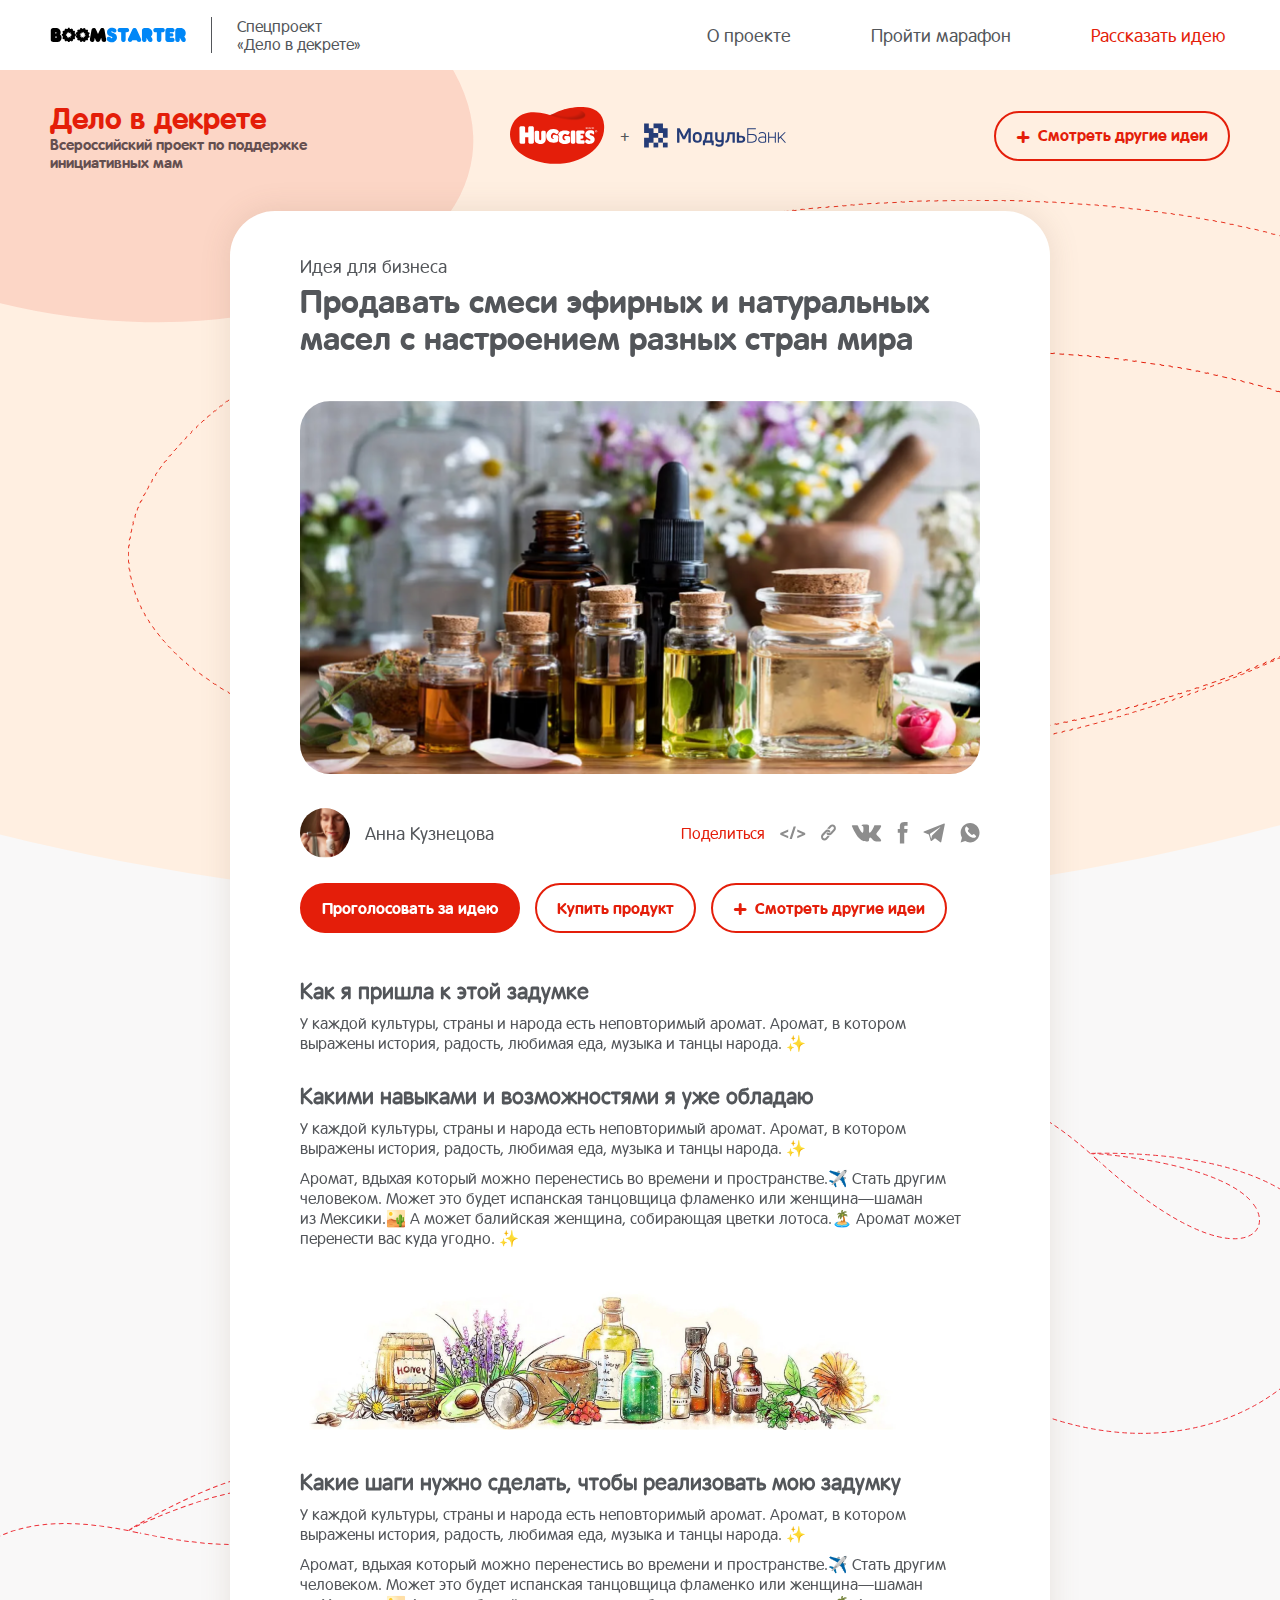
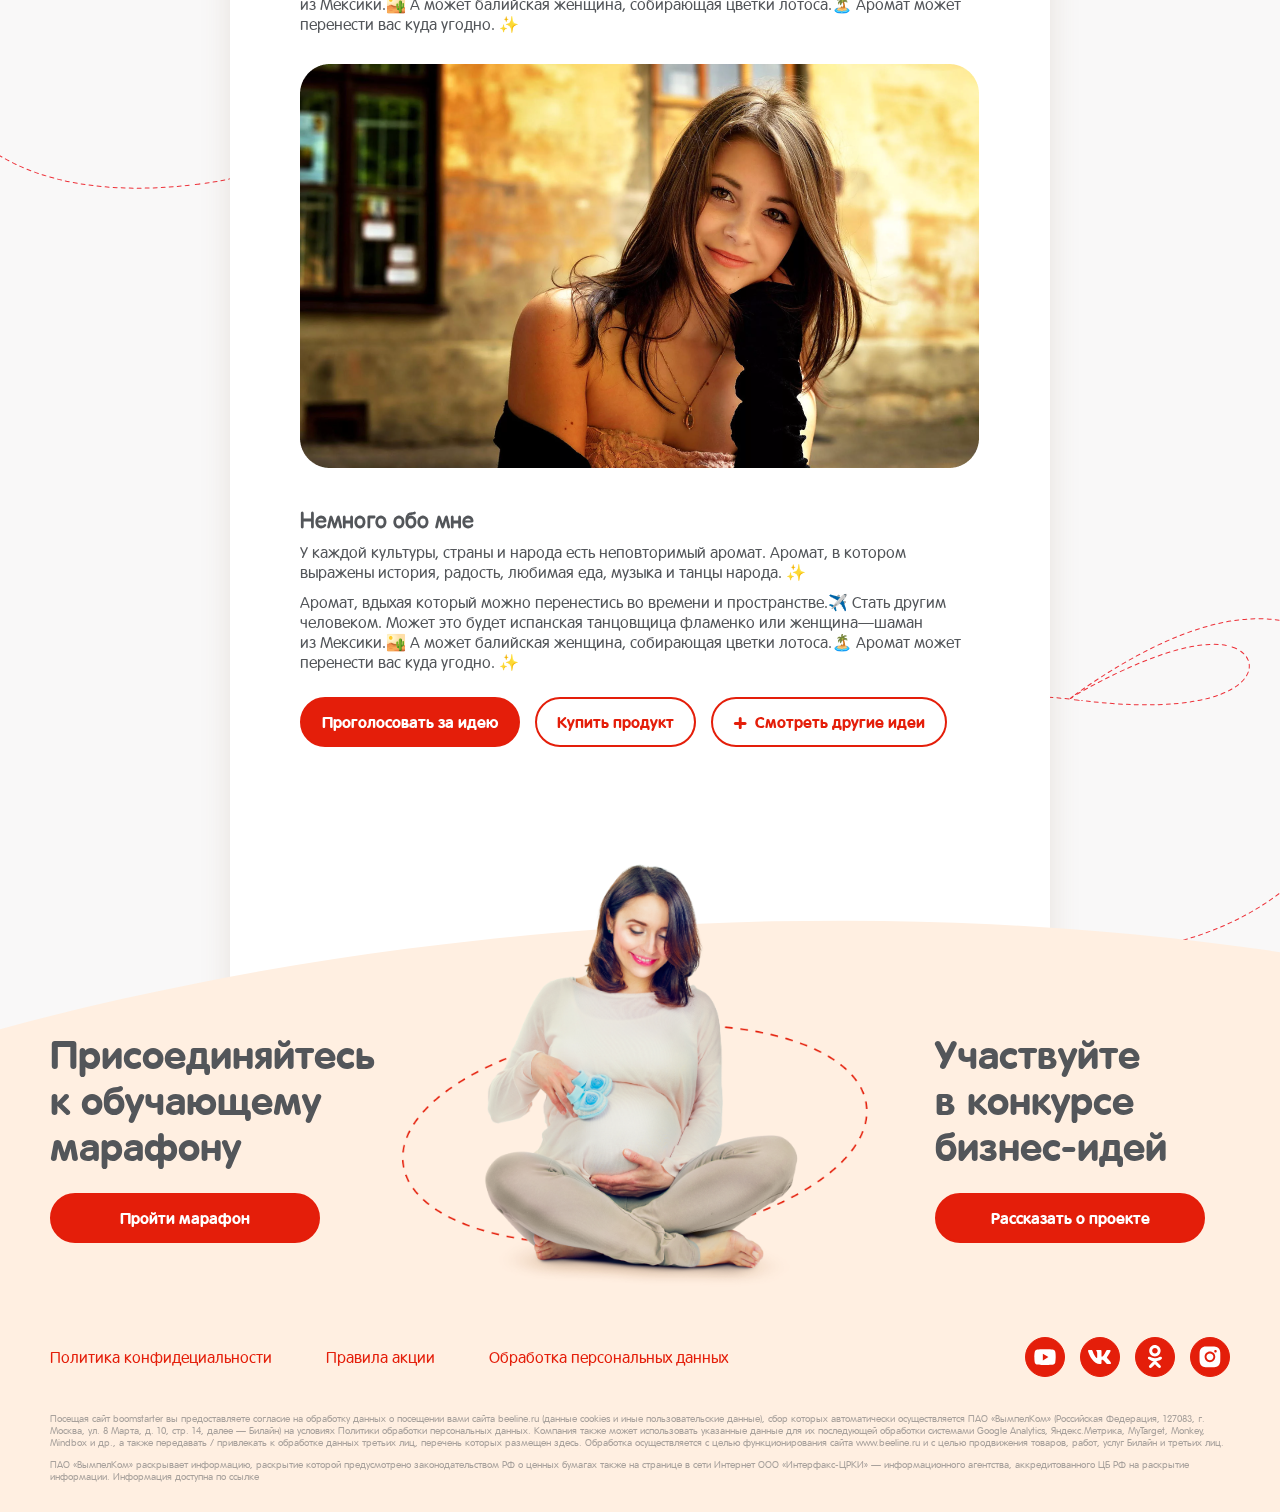
<file: index.html>
<!DOCTYPE html>
<html lang="ru">

<head>
  <meta charset="UTF-8">
  <meta name="viewport" content="width=device-width, initial-scale=1.0">
  <link rel="stylesheet" href="css/style.min.css">
  <title>Huggies</title>
</head>

<body>
  <div class="modal" id="rulesModal">
    <div class="rules">
      <img src="img/hero/hero-bg.svg" alt="" class="rules-bg-1">
      <img src="img/rules/rules-bg-1.svg" alt="" class="rules-bg-2">
      <img src="img/rules/rules-bg-2.svg" alt="" class="rules-bg-3">
      <img src="img/rules/rules-bg-3.svg" alt="" class="rules-bg-4">
      <div class="wrap-fluid">
        <div class="info-name">
          <span>Дело в&nbsp;декрете</span>
          <span>Всероссийский проект по&nbsp;поддержке инициативных мам</span>
        </div>
        <div class="logo">
          <img src="img/huggies-logo.svg" alt="">
          <span>+</span>
          <img src="img/modulebank-logo.svg" alt="">
        </div>
      </div>
      <div class="rules-block">
        <div class="close modal-close"><img src="img/icons/close-icon.svg" alt=""></div>
        <div class="rules-block__head">
          <h2 class="rules-block__title"> Правила участия в&nbsp;конкурсе</h2>
        </div>
        <div class="rules-block__text">
          <p>
            Lorem ipsum dolor sit amet consectetur adipisicing elit. Laboriosam quidem voluptatum ullam sit, a
            distinctio dolore modi eum minima delectus voluptatibus cupiditate doloremque! Hic, beatae eaque laboriosam
            squam?
          </p>
          <p>
            tenetur ipsum explicabo tempora minima voluptatum repellat quia inventobore fugit eos voluptatibus, dolores,
            asperiores culpa reprehenderit quas numquam perferendis
            iure quisquam consequuntur doloremque? Eius veniam est nam eos, fugiat quidem inventore suscipit? Itaque
            deleniti nostrum labore nobis quas cupiditate qui
          </p>
          <p>
            re&nbsp;officiis quasi vero harum deserunt
            maxime recusandae dolor ea&nbsp;vitae unde perferendis perspiciatis! Unde dolorem fuga labore vitae eligendi
            exercitationem similique minus. Molestiae perspiciatis tempore deleniti rem deserunt
            id&nbsp;a&nbsp;laudantium
            pariatur la
          </p>
          <p>
            Lorem ipsum dolor sit amet consectetur adipisicing elit. Laboriosam quidem voluptatum ullam sit, a
            distinctio dolore modi eum minima delectus voluptatibus cupiditate doloremque! Hic, beatae eaque laboriosam
            squam?
          </p>
          <p>
            tenetur ipsum explicabo tempora minima voluptatum repellat quia inventobore fugit eos voluptatibus, dolores,
            asperiores culpa reprehenderit quas numquam perferendis
            iure quisquam consequuntur doloremque? Eius veniam est nam eos, fugiat quidem inventore suscipit? Itaque
            deleniti nostrum labore nobis quas cupiditate qui
          </p>
          <p>
            re&nbsp;officiis quasi vero harum deserunt
            maxime recusandae dolor ea&nbsp;vitae unde perferendis perspiciatis! Unde dolorem fuga labore vitae eligendi
            exercitationem similique minus. Molestiae perspiciatis tempore deleniti rem deserunt
            id&nbsp;a&nbsp;laudantium
            pariatur la
          </p>
          <p>
            Lorem ipsum dolor sit amet consectetur adipisicing elit. Voluptatum quasi facere exercitationem sed
            delectus. Magni corrupti facere blanditiis facilis. Vero.
          </p>
        </div>
        <a href="#" class="btn btn-primary rules-block__btn">Перейти к&nbsp;оформлению идеи</a>
        <a href="#" class="rules-block__download">Полные правила участия</a>
      </div>
    </div>
  </div>
  <div class="modal" id="registerModal">
    <div class="register">
      <img src="img/register/register-bg-1.svg" alt="" class="register-bg-1">
      <img src="img/register/register-bg-2.svg" alt="" class="register-bg-2">
      <div class="wrap-fluid">
        <div class="info-name">
          <span>Дело в&nbsp;декрете</span>
          <span>Всероссийский проект по&nbsp;поддержке инициативных мам</span>
        </div>
        <div class="logo">
          <img src="img/huggies-logo.svg" alt="">
          <span>+</span>
          <img src="img/modulebank-logo.svg" alt="">
        </div>
      </div>
      <form action="#" class="register-form valide">
        <h2 class="register-title">Регистрация в&nbsp;проекте</h2>
        <div class="close modal-close"><img src="img/icons/close-icon.svg" alt=""></div>
        <div class="input">
          <span>Имя</span>
          <input type="text" name="name" placeholder="Ирина">
        </div>
        <div class="input">
          <span>Электронная почта</span>
          <input type="email" name="mail" placeholder="mail@mail.ru">
        </div>
        <div class="input">
          <span>Телефон</span>
          <input type="tel" name="phone" placeholder="+7 ___ ___ __ __">
        </div>
        <div class="input">
          <span>Дата рождения малыша&nbsp;/ ожидаемая дата родов</span>
          <input type="text" name="date" placeholder="__. __. ____">
        </div>
        <input type="submit" value="Отправить">
        <label class="checkbox">
          <input type="checkbox" name="language" checked>
          <span class="checkbox__text">
            Я&nbsp;соглашаюсь на&nbsp;обработку <span>моих персональных данных</span> и&nbsp;передачу моих персональный
            данных ООО
            &laquo;Кимберли-Кларк&raquo;
            (ОГРН 1037739499270) в&nbsp;целях дальнейших маркетинговых исследований, проводимых ООО
            &laquo;Кимберли-Кларк&raquo;
          </span>
        </label>
        <label class="checkbox">
          <input type="checkbox" name="language" checked>
          <span class="checkbox__text">
            Я&nbsp;ознакомился с&nbsp;<span>правилами акции</span> и&nbsp;согласен с&nbsp;ними
          </span>
        </label>
      </form>
    </div>
  </div>
  <header class="header">
    <div class="wrap-fluid">
      <div class="logo">
        <img src="img/boomstarter-logo.svg" alt="BOOMSTARTER">
        <span>Спецпроект <br> &laquo;Дело в&nbsp;декрете&raquo;</span>
      </div>
      <nav class="nav">
        <a href="#"> О проекте</a>
        <a href="#" class="toRegister"> Пройти марафон</a>
        <a href="#" class="primary">Рассказать идею</a>
      </nav>
    </div>
  </header>
  <main class="main">
    <section class="info">
      <div class="wrap-fluid">
        <div class="info-name">
          <span>Дело в&nbsp;декрете</span>
          <span>Всероссийский проект по&nbsp;поддержке инициативных мам</span>
        </div>
        <div class="logo">
          <img src="img/huggies-logo.svg" alt="">
          <span>+</span>
          <img src="img/modulebank-logo.svg" alt="">
        </div>
        <a href="#" class="btn"><span>+</span> Cмотреть другие идеи</a>
      </div>
    </section>
    <section class="idea">
      <div class="wrap">
        <span class="idea-subtitle">Идея для бизнеса</span>
        <a href="#" class="btn idea-btn_mob"><span>+</span>Смотреть другие идеи</a>
        <h1 class="idea-title">
          Продавать смеси эфирных и&nbsp;натуральных масел с&nbsp;настроением разных стран мира
        </h1>
        <img src="img/idea/idea-main-1.png" alt="" class="idea-img full">
        <div class="idea-info">
          <div class="author">
            <img src="img/idea/idea-author.png" alt="">
            <span>Анна Кузнецова</span>
          </div>
          <div class="actions">
            <span class="action">Поделиться</span>
            <img src="img/icons/code-icon.svg" alt="">
            <img src="img/icons/share-icon.svg" alt="">
            <img src="img/icons/vk-icon.svg" alt="">
            <img src="img/icons/facebook-icon.svg" alt="">
            <img src="img/icons/telegram-icon.svg" alt="">
            <img src="img/icons/whatsapp-icon.svg" alt="">
          </div>
        </div>
        <div class="idea-buttons">
          <a href="#" class="btn btn-primary">Проголосовать за&nbsp;идею</a>
          <a href="#" class="btn "> Купить продукт</a>
          <a href="#" class="btn "><span>+</span> Смотреть другие идеи </a>
        </div>
        <article class="idea-article">
          <h2>Как я&nbsp;пришла к&nbsp;этой задумке</h2>
          <p>
            У&nbsp;каждой культуры, страны и&nbsp;народа есть неповторимый аромат. Аромат, в&nbsp;котором выражены
            история, радость,
            любимая еда, музыка и&nbsp;танцы народа. ✨
          </p>
          <h2>
            Какими навыками и&nbsp;возможностями я&nbsp;уже обладаю
          </h2>
          <p>
            У&nbsp;каждой культуры, страны и&nbsp;народа есть неповторимый аромат. Аромат, в&nbsp;котором выражены
            история, радость,
            любимая еда, музыка и&nbsp;танцы народа. ✨
          </p>
          <p>
            Аромат, вдыхая который можно перенестись во&nbsp;времени и&nbsp;пространстве.✈️ Стать другим человеком.
            Может это
            будет испанская танцовщица фламенко или женщина&mdash;шаман из&nbsp;Мексики.🏜️ А&nbsp;может балийская
            женщина, собирающая
            цветки лотоса.🏝️ Аромат может перенести вас куда угодно. ✨
          </p>
          <img src="img/idea/idea-1.png" alt="">
          <h2>Какие шаги нужно сделать, чтобы реализовать мою задумку</h2>
          <p>
            У&nbsp;каждой культуры, страны и&nbsp;народа есть неповторимый аромат. Аромат, в&nbsp;котором выражены
            история, радость,
            любимая еда, музыка и&nbsp;танцы народа. ✨
          </p>
          <p>
            Аромат, вдыхая который можно перенестись во&nbsp;времени и&nbsp;пространстве.✈️ Стать другим человеком.
            Может это
            будет испанская танцовщица фламенко или женщина&mdash;шаман из&nbsp;Мексики.🏜️ А&nbsp;может балийская
            женщина, собирающая
            цветки лотоса.🏝️ Аромат может перенести вас куда угодно. ✨
          </p>
          <img src="img/idea/idea-2.png" alt="">
          <h2> Немного обо мне</h2>
          <p>
            У&nbsp;каждой культуры, страны и&nbsp;народа есть неповторимый аромат. Аромат, в&nbsp;котором выражены
            история, радость,
            любимая еда, музыка и&nbsp;танцы народа. ✨
          </p>
          <p>
            Аромат, вдыхая который можно перенестись во&nbsp;времени и&nbsp;пространстве.✈️ Стать другим человеком.
            Может это
            будет испанская танцовщица фламенко или женщина&mdash;шаман из&nbsp;Мексики.🏜️ А&nbsp;может балийская
            женщина, собирающая
            цветки лотоса.🏝️ Аромат может перенести вас куда угодно. ✨
          </p>
        </article>
        <div class="idea-buttons mob">
          <a href="#" class="btn btn-primary">Проголосовать за&nbsp;идею</a>
          <a href="#" class="btn "> Купить продукт</a>
          <a href="#" class="btn "> <span>+</span> Смотреть другие идеи </a>
        </div>
      </div>
    </section>
    <img src="img/idea/idea-bg-2.svg" alt="" class="idea-bg-2">
    <img src="img/idea/idea-bg-1.svg" alt="" class="idea-bg-1">
    <img src="img/idea/idea-bg-3.svg" alt="" class="idea-bg-3">
    <img src="img/idea/idea-bg-4.svg" alt="" class="idea-bg-4">
    <img src="img/idea/idea-bg-5.svg" alt="" class="idea-bg-5">
    <img src="img/idea/idea-bg-5.svg" alt="" class="idea-bg-6">
    <img src="img/idea/idea-bg-5.svg" alt="" class="idea-bg-7">
  </main>
  <footer class="footer">
    <div class="footer-block">
      <div class="wrap-fluid">
        <div class="footer-block__item">
          <span>Присоединяйтесь к&nbsp;обучающему марафону</span>
          <a href="#" class="btn btn-primary"> Пройти марафон</a>
        </div>
        <div class="footer-block__img">
          <img src="img/footer/footer-img.png" alt="">
        </div>
        <div class="footer-block__item">
          <span> Участвуйте в&nbsp;конкурсе бизнес-идей</span>
          <a href="#" class="btn btn-primary"> Рассказать о&nbsp;проекте</a>
        </div>
      </div>
    </div>
    <div class="footer-nav">
      <div class="wrap-fluid">
        <div class="footer-nav__nav">
          <span class="footer-nav__item">Политика конфидециальности</span>
          <span class="footer-nav__item toRules">Правила акции</span>
          <span class="footer-nav__item">Обработка персональных данных</span>
        </div>
        <div class="footer-nav__social">
          <a href="#" class="img">
            <img src="img/footer/icons/youtube-icon.svg" alt="">
          </a>
          <a href="#" class="img">
            <img src="img/footer/icons/vk-icon.svg" alt="">
          </a>
          <a href="#" class="img">
            <img src="img/footer/icons/ok-icon.svg" alt="">
          </a>
          <a href="#" class="img">
            <img src="img/footer/icons/inst-icon.svg" alt="">
          </a>
        </div>
      </div>
    </div>
    <div class="footer-text">
      <div class="wrap-fluid">
        <p>
          Посещая сайт boomstarter вы&nbsp;предоставляете согласие на&nbsp;обработку данных о&nbsp;посещении вами сайта
          beeline.ru
          (данные cookies и&nbsp;иные пользовательские данные), сбор которых автоматически осуществляется ПАО
          &laquo;ВымпелКом&raquo;
          (Российская Федерация, 127083, г. Москва, ул. 8&nbsp;Марта, д.&nbsp;10, стр.&nbsp;14, далее &mdash;
          Билайн) на&nbsp;условиях Политики
          обработки персональных данных. Компания также может использовать указанные данные для их&nbsp;последующей
          обработки
          системами Google Analytics, Яндекс.Метрика, MyTarget, Monkey, Mindbox и&nbsp;др., а&nbsp;также
          передавать&nbsp;/ привлекать к
          обработке данных третьих лиц, перечень которых размещен здесь. Обработка осуществляется с&nbsp;целью
          функционирования сайта www.beeline.ru и&nbsp;с&nbsp;целью продвижения товаров, работ, услуг Билайн
          и&nbsp;третьих лиц.
        </p>
        <p>
          ПАО &laquo;ВымпелКом&raquo; раскрывает информацию, раскрытие которой предусмотрено законодательством&nbsp;РФ
          о&nbsp;ценных бумагах
          также на&nbsp;странице в&nbsp;сети Интернет ООО &laquo;Интерфакс-ЦРКИ&raquo;&nbsp;&mdash; информационного
          агентства, аккредитованного ЦБ&nbsp;РФ&nbsp;на
          раскрытие информации. Информация доступна по&nbsp;ссылке
        </p>
      </div>
    </div>
  </footer>
  <script src="js/main.js"></script>
</body>

</html>
</file>
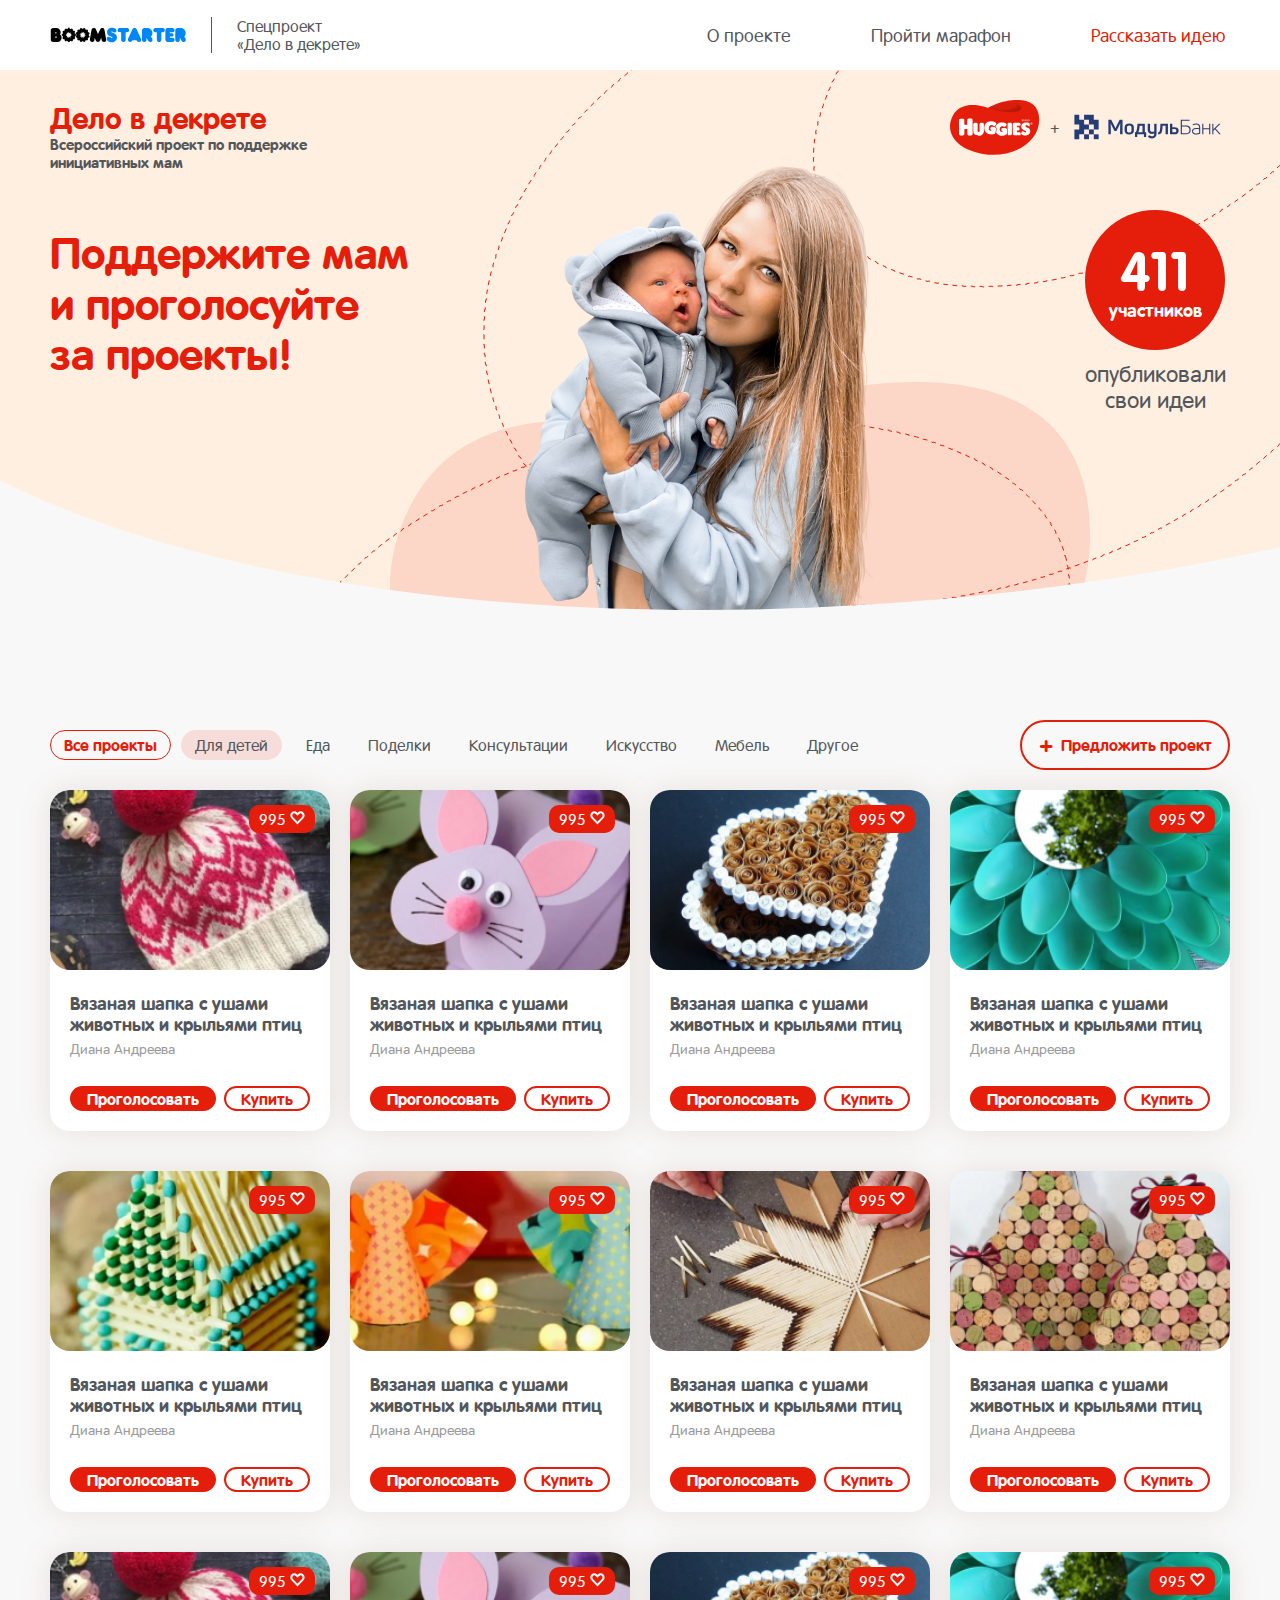
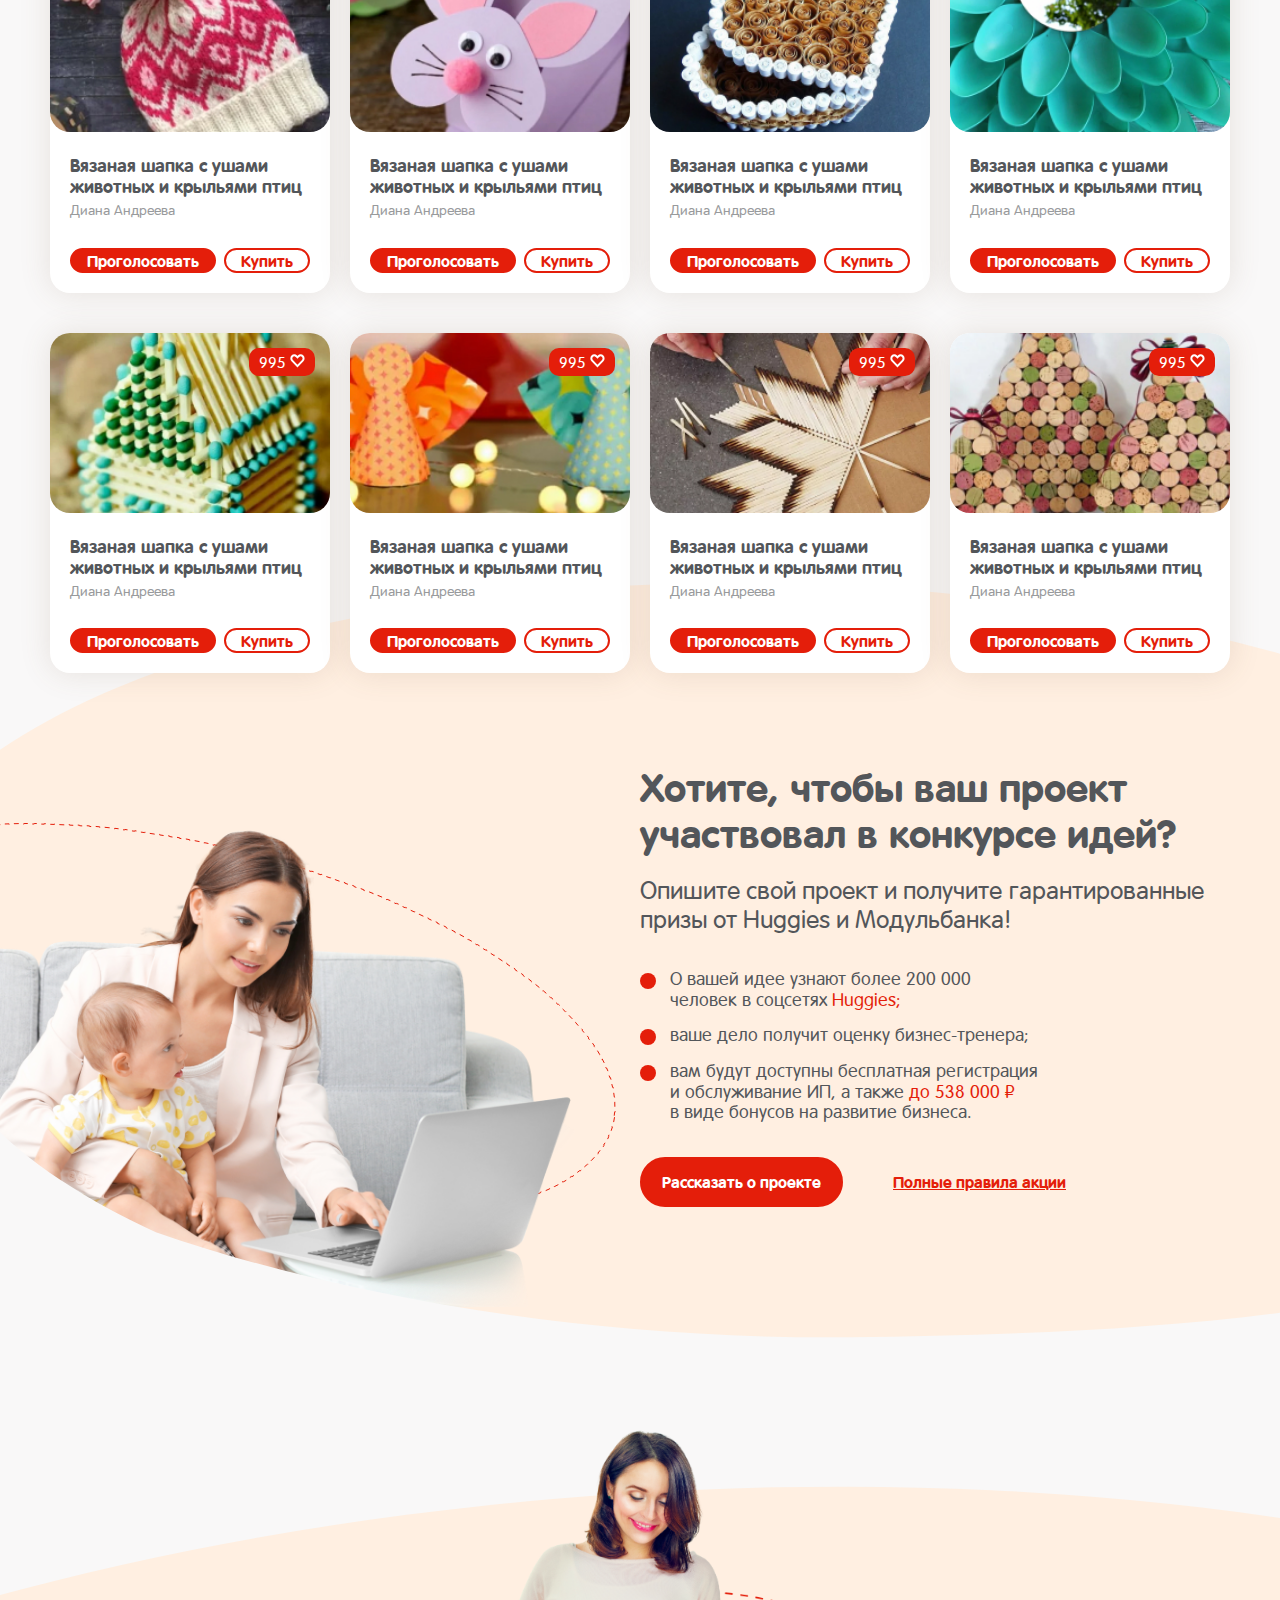
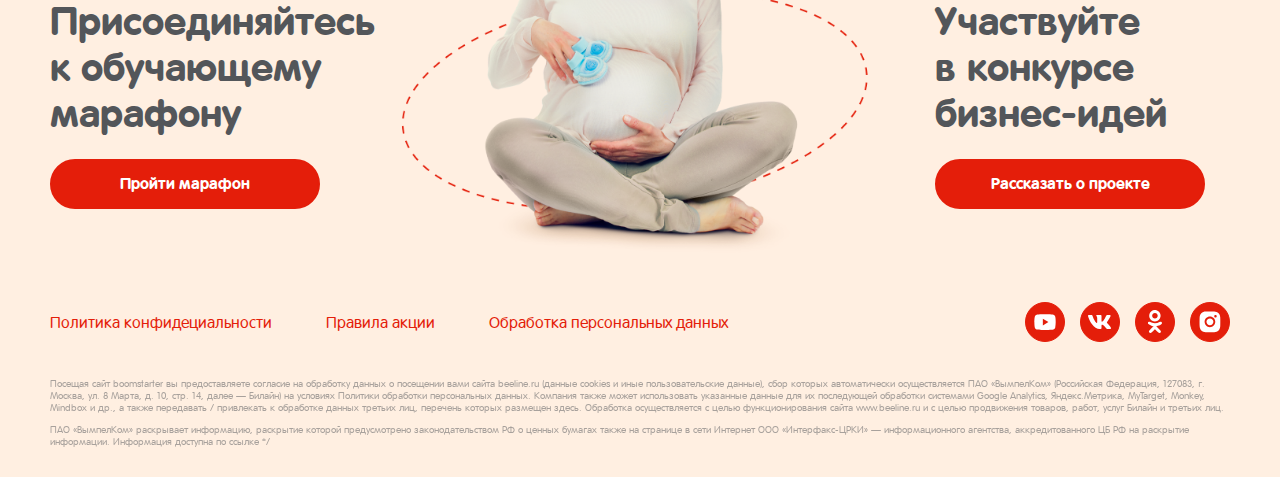
<file: allcards.html>
<!DOCTYPE html>
<html lang="ru">

<head>
  <meta charset="UTF-8">
  <meta name="viewport" content="width=device-width, initial-scale=1.0">
  <link rel="stylesheet" href="css/style.min.css">
  <title>Huggies</title>
</head>

<body>
  <header class="header">
    <div class="wrap-fluid">
      <div class="logo">
        <img src="img/boomstarter-logo.svg" alt="BOOMSTARTER">
        <span>Спецпроект <br> &laquo;Дело в&nbsp;декрете&raquo;</span>
      </div>
      <nav class="nav">
        <a href="#"> О проекте</a>
        <a href="#" class="toRegister"> Пройти марафон</a>
        <a href="#" class="primary">Рассказать идею</a>
      </nav>
    </div>
  </header>
  <div class="modal" id="rulesModal">
    <div class="rules">
      <img src="img/hero/hero-bg.svg" alt="" class="rules-bg-1">
      <img src="img/rules/rules-bg-1.svg" alt="" class="rules-bg-2">
      <img src="img/rules/rules-bg-2.svg" alt="" class="rules-bg-3">
      <img src="img/rules/rules-bg-3.svg" alt="" class="rules-bg-4">
      <div class="wrap-fluid">
        <div class="info-name">
          <span>Дело в&nbsp;декрете</span>
          <span>Всероссийский проект по&nbsp;поддержке инициативных мам</span>
        </div>
        <div class="logo">
          <img src="img/huggies-logo.svg" alt="">
          <span>+</span>
          <img src="img/modulebank-logo.svg" alt="">
        </div>
      </div>
      <div class="rules-block">
        <div class="close modal-close"><img src="img/icons/close-icon.svg" alt=""></div>
        <div class="rules-block__head">
          <h2 class="rules-block__title"> Правила участия в&nbsp;конкурсе</h2>
        </div>
        <div class="rules-block__text">
          <p>
            Lorem ipsum dolor sit amet consectetur adipisicing elit. Laboriosam quidem voluptatum ullam sit, a
            distinctio dolore modi eum minima delectus voluptatibus cupiditate doloremque! Hic, beatae eaque laboriosam
            squam?
          </p>
          <p>
            tenetur ipsum explicabo tempora minima voluptatum repellat quia inventobore fugit eos voluptatibus, dolores,
            asperiores culpa reprehenderit quas numquam perferendis
            iure quisquam consequuntur doloremque? Eius veniam est nam eos, fugiat quidem inventore suscipit? Itaque
            deleniti nostrum labore nobis quas cupiditate qui
          </p>
          <p>
            re&nbsp;officiis quasi vero harum deserunt
            maxime recusandae dolor ea&nbsp;vitae unde perferendis perspiciatis! Unde dolorem fuga labore vitae eligendi
            exercitationem similique minus. Molestiae perspiciatis tempore deleniti rem deserunt
            id&nbsp;a&nbsp;laudantium
            pariatur la
          </p>
          <p>
            Lorem ipsum dolor sit amet consectetur adipisicing elit. Laboriosam quidem voluptatum ullam sit, a
            distinctio dolore modi eum minima delectus voluptatibus cupiditate doloremque! Hic, beatae eaque laboriosam
            squam?
          </p>
          <p>
            tenetur ipsum explicabo tempora minima voluptatum repellat quia inventobore fugit eos voluptatibus, dolores,
            asperiores culpa reprehenderit quas numquam perferendis
            iure quisquam consequuntur doloremque? Eius veniam est nam eos, fugiat quidem inventore suscipit? Itaque
            deleniti nostrum labore nobis quas cupiditate qui
          </p>
          <p>
            re&nbsp;officiis quasi vero harum deserunt
            maxime recusandae dolor ea&nbsp;vitae unde perferendis perspiciatis! Unde dolorem fuga labore vitae eligendi
            exercitationem similique minus. Molestiae perspiciatis tempore deleniti rem deserunt
            id&nbsp;a&nbsp;laudantium
            pariatur la
          </p>
          <p>
            Lorem ipsum dolor sit amet consectetur adipisicing elit. Voluptatum quasi facere exercitationem sed
            delectus. Magni corrupti facere blanditiis facilis. Vero.
          </p>
        </div>
        <a href="#" class="btn btn-primary rules-block__btn">Перейти к&nbsp;оформлению идеи</a>
        <a href="#" class="rules-block__download">Полные правила участия</a>
      </div>
    </div>
  </div>
  <div class="modal" id="registerModal">
    <div class="register">
      <img src="img/register/register-bg-1.svg" alt="" class="register-bg-1">
      <img src="img/register/register-bg-2.svg" alt="" class="register-bg-2">
      <div class="wrap-fluid">
        <div class="info-name">
          <span>Дело в&nbsp;декрете</span>
          <span>Всероссийский проект по&nbsp;поддержке инициативных мам</span>
        </div>
        <div class="logo">
          <img src="img/huggies-logo.svg" alt="">
          <span>+</span>
          <img src="img/modulebank-logo.svg" alt="">
        </div>
      </div>
      <form action="#" class="register-form valide">
        <h2 class="register-title">Регистрация в&nbsp;проекте</h2>
        <div class="close modal-close"><img src="img/icons/close-icon.svg" alt=""></div>
        <div class="input">
          <span>Имя</span>
          <input type="text" name="name" placeholder="Ирина">
        </div>
        <div class="input">
          <span>Электронная почта</span>
          <input type="email" name="mail" placeholder="mail@mail.ru">
        </div>
        <div class="input">
          <span>Телефон</span>
          <input type="tel" name="phone" placeholder="+7 ___ ___ __ __">
        </div>
        <div class="input">
          <span>Дата рождения малыша&nbsp;/ ожидаемая дата родов</span>
          <input type="text" name="date" placeholder="__. __. ____">
        </div>
        <input type="submit" value="Отправить">
        <label class="checkbox">
          <input type="checkbox" name="" checked>
          <span class="checkbox__text">
            Я&nbsp;соглашаюсь на&nbsp;обработку <span>моих персональных данных</span> и&nbsp;передачу моих персональный
            данных ООО &laquo;Кимберли-Кларк&raquo;
            (ОГРН 1037739499270) в&nbsp;целях дальнейших маркетинговых исследований, проводимых ООО
            &laquo;Кимберли-Кларк&raquo;
          </span>
        </label>
        <label class="checkbox">
          <input type="checkbox" name="" checked>
          <span class="checkbox__text">
            Я&nbsp;ознакомился с&nbsp;<span>правилами акции</span> и&nbsp;согласен с&nbsp;ними
          </span>
        </label>
      </form>
    </div>
  </div>
  <div class="modal modal-mini" id="thanksModal">
    <div class="modal-block">
      <div class="close">
        <img src="img/icons/close-icon.svg" alt="">
      </div>
      <h2 class="modal-title">Спасибо за&nbsp;ваш голос!</h2>
      <div class="buttons">
        <a href="#" class="btn btn-primary">Пройти марафон</a>
        <a href="#" class="btn ">Голосовать за&nbsp;другие идеи</a>
      </div>
    </div>
  </div>
  <main class="main">
    <section class="hero">
      <img src="img/hero/hero-bg.svg" alt="" class="hero-bg">
      <img src="img/hero/hero-bg-1.svg" alt="" class="hero-bg-1">
      <img src="img/hero/hero-bg-2.svg" alt="" class="hero-bg-2">
      <img src="img/hero/hero-bg-3.svg" alt="" class="hero-bg-3">
      <img src="img/hero/hero-bg-4.svg" alt="" class="hero-bg-4">
      <div class="wrap-fluid">
        <div class="hero-block">
          <div class="hero-name">
            <span>Дело в&nbsp;декрете</span>
            <span>Всероссийский проект по&nbsp;поддержке инициативных мам</span>
          </div>
          <div class="hero-text">
            <h1 class="hero-title">Поддержите мам и&nbsp;проголосуйте за&nbsp;проекты!</h1>
          </div>
        </div>
        <div class="hero-img">
          <img src="img/hero/hero-img.png" alt="">
        </div>
        <div class="hero-block">
          <div class="hero-block__logo">
            <img src="img/huggies-logo.svg" alt="">
            <span>+</span>
            <img src="img/modulebank-logo.svg" alt="">
          </div>
          <div class="hero-count">
            <div class="count">
              <span>411</span>
              <span>участников</span>
            </div>
            <span>
              опубликовали свои идеи
            </span>
          </div>
        </div>
      </div> <img src="img/hero/hero-mask.svg" alt="" class="hero-mask">
    </section>
    <section class="catalog">
      <div class="wrap-fluid">
        <h2 class="catalog-title">Поддержите мам и&nbsp;проголосуйте за&nbsp;проекты!</h2>
        <div class="catalog-nav">
          <div class="catalog-sort">
            <div class="catalog-sort__item current">
              Все проекты
            </div>
            <div class="catalog-sort__item option">
              Для детей
            </div>
            <div class="catalog-sort__item">
              Еда
            </div>
            <div class="catalog-sort__item">
              Поделки
            </div>
            <div class="catalog-sort__item">
              Консультации
            </div>
            <div class="catalog-sort__item">
              Искусство
            </div>
            <div class="catalog-sort__item">
              Мебель
            </div>
            <div class="catalog-sort__item">
              Другое
            </div>
          </div>
          <div class="btn"><span>+</span> Предложить проект</div>
        </div>
        <div class="catalog-wrap">
          <img src="img/hero/hero-bg.svg" alt="" class="catalog-bg">
          <div class="catalog-item">
            <div class="catalog-item__like">995 <img src="img/icons/like-icon.svg" alt=""></div>
            <img src="img/catalog/catalog-img-1.jpg" alt="" class="catalog-item__img">
            <h3 class="catalog-item__title">Вязаная шапка с&nbsp;ушами животных и&nbsp;крыльями птиц</h3>
            <span class="catalog-item__author">Диана Андреева</span>
            <div class="catalog-item__buttons">
              <div class="btn btn-primary toThanks">Проголосовать</div>
              <div class="btn">Купить</div>
            </div>
          </div>
          <div class="catalog-item">
            <div class="catalog-item__like">995 <img src="img/icons/like-icon.svg" alt=""></div>
            <img src="img/catalog/catalog-img-2.jpg" alt="" class="catalog-item__img">
            <h3 class="catalog-item__title">Вязаная шапка с&nbsp;ушами животных и&nbsp;крыльями птиц</h3>
            <span class="catalog-item__author">Диана Андреева</span>
            <div class="catalog-item__buttons">
              <div class="btn btn-primary toThanks">Проголосовать</div>
              <div class="btn">Купить</div>
            </div>
          </div>
          <div class="catalog-item">
            <div class="catalog-item__like">995 <img src="img/icons/like-icon.svg" alt=""></div>
            <img src="img/catalog/catalog-img-3.jpg" alt="" class="catalog-item__img">
            <h3 class="catalog-item__title">Вязаная шапка с&nbsp;ушами животных и&nbsp;крыльями птиц</h3>
            <span class="catalog-item__author">Диана Андреева</span>
            <div class="catalog-item__buttons">
              <div class="btn btn-primary toThanks">Проголосовать</div>
              <div class="btn">Купить</div>
            </div>
          </div>
          <div class="catalog-item">
            <div class="catalog-item__like">995 <img src="img/icons/like-icon.svg" alt=""></div>
            <img src="img/catalog/catalog-img-4.jpg" alt="" class="catalog-item__img">
            <h3 class="catalog-item__title">Вязаная шапка с&nbsp;ушами животных и&nbsp;крыльями птиц</h3>
            <span class="catalog-item__author">Диана Андреева</span>
            <div class="catalog-item__buttons">
              <div class="btn btn-primary toThanks">Проголосовать</div>
              <div class="btn">Купить</div>
            </div>
          </div>
          <div class="catalog-item">
            <div class="catalog-item__like">995 <img src="img/icons/like-icon.svg" alt=""></div>
            <img src="img/catalog/catalog-img-5.jpg" alt="" class="catalog-item__img">
            <h3 class="catalog-item__title">Вязаная шапка с&nbsp;ушами животных и&nbsp;крыльями птиц</h3>
            <span class="catalog-item__author">Диана Андреева</span>
            <div class="catalog-item__buttons">
              <div class="btn btn-primary toThanks">Проголосовать</div>
              <div class="btn">Купить</div>
            </div>
          </div>
          <div class="catalog-item">
            <div class="catalog-item__like">995 <img src="img/icons/like-icon.svg" alt=""></div>
            <img src="img/catalog/catalog-img-6.jpg" alt="" class="catalog-item__img">
            <h3 class="catalog-item__title">Вязаная шапка с&nbsp;ушами животных и&nbsp;крыльями птиц</h3>
            <span class="catalog-item__author">Диана Андреева</span>
            <div class="catalog-item__buttons">
              <div class="btn btn-primary toThanks">Проголосовать</div>
              <div class="btn">Купить</div>
            </div>
          </div>
          <div class="catalog-item">
            <div class="catalog-item__like">995 <img src="img/icons/like-icon.svg" alt=""></div>
            <img src="img/catalog/catalog-img-7.jpg" alt="" class="catalog-item__img">
            <h3 class="catalog-item__title">Вязаная шапка с&nbsp;ушами животных и&nbsp;крыльями птиц</h3>
            <span class="catalog-item__author">Диана Андреева</span>
            <div class="catalog-item__buttons">
              <div class="btn btn-primary toThanks">Проголосовать</div>
              <div class="btn">Купить</div>
            </div>
          </div>
          <div class="catalog-item">
            <div class="catalog-item__like">995 <img src="img/icons/like-icon.svg" alt=""></div>
            <img src="img/catalog/catalog-img-8.jpg" alt="" class="catalog-item__img">
            <h3 class="catalog-item__title">Вязаная шапка с&nbsp;ушами животных и&nbsp;крыльями птиц</h3>
            <span class="catalog-item__author">Диана Андреева</span>
            <div class="catalog-item__buttons">
              <div class="btn btn-primary toThanks">Проголосовать</div>
              <div class="btn">Купить</div>
            </div>
          </div>
          <div class="catalog-item">
            <div class="catalog-item__like">995 <img src="img/icons/like-icon.svg" alt=""></div>
            <img src="img/catalog/catalog-img-1.jpg" alt="" class="catalog-item__img">
            <h3 class="catalog-item__title">Вязаная шапка с&nbsp;ушами животных и&nbsp;крыльями птиц</h3>
            <span class="catalog-item__author">Диана Андреева</span>
            <div class="catalog-item__buttons">
              <div class="btn btn-primary toThanks">Проголосовать</div>
              <div class="btn">Купить</div>
            </div>
          </div>
          <div class="catalog-item">
            <div class="catalog-item__like">995 <img src="img/icons/like-icon.svg" alt=""></div>
            <img src="img/catalog/catalog-img-2.jpg" alt="" class="catalog-item__img">
            <h3 class="catalog-item__title">Вязаная шапка с&nbsp;ушами животных и&nbsp;крыльями птиц</h3>
            <span class="catalog-item__author">Диана Андреева</span>
            <div class="catalog-item__buttons">
              <div class="btn btn-primary toThanks">Проголосовать</div>
              <div class="btn">Купить</div>
            </div>
          </div>
          <div class="catalog-item">
            <div class="catalog-item__like">995 <img src="img/icons/like-icon.svg" alt=""></div>
            <img src="img/catalog/catalog-img-3.jpg" alt="" class="catalog-item__img">
            <h3 class="catalog-item__title">Вязаная шапка с&nbsp;ушами животных и&nbsp;крыльями птиц</h3>
            <span class="catalog-item__author">Диана Андреева</span>
            <div class="catalog-item__buttons">
              <div class="btn btn-primary toThanks">Проголосовать</div>
              <div class="btn">Купить</div>
            </div>
          </div>
          <div class="catalog-item">
            <div class="catalog-item__like">995 <img src="img/icons/like-icon.svg" alt=""></div>
            <img src="img/catalog/catalog-img-4.jpg" alt="" class="catalog-item__img">
            <h3 class="catalog-item__title">Вязаная шапка с&nbsp;ушами животных и&nbsp;крыльями птиц</h3>
            <span class="catalog-item__author">Диана Андреева</span>
            <div class="catalog-item__buttons">
              <div class="btn btn-primary toThanks">Проголосовать</div>
              <div class="btn">Купить</div>
            </div>
          </div>
          <div class="catalog-item">
            <div class="catalog-item__like">995 <img src="img/icons/like-icon.svg" alt=""></div>
            <img src="img/catalog/catalog-img-5.jpg" alt="" class="catalog-item__img">
            <h3 class="catalog-item__title">Вязаная шапка с&nbsp;ушами животных и&nbsp;крыльями птиц</h3>
            <span class="catalog-item__author">Диана Андреева</span>
            <div class="catalog-item__buttons">
              <div class="btn btn-primary toThanks">Проголосовать</div>
              <div class="btn">Купить</div>
            </div>
          </div>
          <div class="catalog-item">
            <div class="catalog-item__like">995 <img src="img/icons/like-icon.svg" alt=""></div>
            <img src="img/catalog/catalog-img-6.jpg" alt="" class="catalog-item__img">
            <h3 class="catalog-item__title">Вязаная шапка с&nbsp;ушами животных и&nbsp;крыльями птиц</h3>
            <span class="catalog-item__author">Диана Андреева</span>
            <div class="catalog-item__buttons">
              <div class="btn btn-primary toThanks">Проголосовать</div>
              <div class="btn">Купить</div>
            </div>
          </div>
          <div class="catalog-item">
            <div class="catalog-item__like">995 <img src="img/icons/like-icon.svg" alt=""></div>
            <img src="img/catalog/catalog-img-7.jpg" alt="" class="catalog-item__img">
            <h3 class="catalog-item__title">Вязаная шапка с&nbsp;ушами животных и&nbsp;крыльями птиц</h3>
            <span class="catalog-item__author">Диана Андреева</span>
            <div class="catalog-item__buttons">
              <div class="btn btn-primary toThanks">Проголосовать</div>
              <div class="btn">Купить</div>
            </div>
          </div>
          <div class="catalog-item">
            <div class="catalog-item__like">995 <img src="img/icons/like-icon.svg" alt=""></div>
            <img src="img/catalog/catalog-img-8.jpg" alt="" class="catalog-item__img">
            <h3 class="catalog-item__title">Вязаная шапка с&nbsp;ушами животных и&nbsp;крыльями птиц</h3>
            <span class="catalog-item__author">Диана Андреева</span>
            <div class="catalog-item__buttons">
              <div class="btn btn-primary toThanks">Проголосовать</div>
              <div class="btn">Купить</div>
            </div>
          </div>
        </div>
        <a href="#" class="catalog-more btn"><span>+</span> Смотреть еще</a>
      </div>
    </section>
    <section class="project">
      <img src="img/project/project-bg.svg" alt="" class="project-bg">
      <img src="img/project/project-bg-1.svg" alt="" class="project-bg-1">
      <img src="img/project/project-img.png" alt="" class="project-img">
      <img src="img/project/project-mask.svg" alt="" class="project-mask">
      <div class="wrap-fluid">
        <div class="project-descr">
          <h2 class="project-title">
            Хотите, чтобы ваш проект участвовал в&nbsp;конкурсе идей?
          </h2>
          <p class="project-text">Опишите свой проект и&nbsp;получите гарантированные призы от&nbsp;Huggies
            и&nbsp;Модульбанка!</p>
          <ul class="project-ul">
            <li class="project-li">О&nbsp;вашей идее узнают более 200&nbsp;000 человек в&nbsp;соцсетях <span
                class="primary">
                Huggies;</span></li>
            <li class="project-li"> ваше дело получит оценку бизнес-тренера;</li>
            <li class="project-li">вам будут доступны бесплатная регистрация и&nbsp;обслуживание&nbsp;ИП, а&nbsp;также
              <span class="primary">до&nbsp;538&nbsp;000&nbsp;₽</span> в&nbsp;виде бонусов на&nbsp;развитие бизнеса.
            </li>
          </ul>
          <div class="project-buttons">
            <a href="" class="btn btn-primary"> Рассказать о&nbsp;проекте</a>
            <a href="#" class="project-download">Полные правила акции</a>
          </div>
        </div>
      </div>
    </section>
  </main>
  <footer class="footer">
    <div class="footer-block">
      <div class="wrap-fluid">
        <div class="footer-block__item">
          <span>Присоединяйтесь к&nbsp;обучающему марафону</span>
          <a href="#" class="btn btn-primary toRegister"> Пройти марафон</a>
        </div>
        <div class="footer-block__img">
          <img src="img/footer/footer-img.png" alt="">
        </div>
        <div class="footer-block__item">
          <span> Участвуйте в&nbsp;конкурсе бизнес-идей</span>
          <a href="#" class="btn btn-primary"> Рассказать о&nbsp;проекте</a>
        </div>
      </div>
    </div>
    <div class="footer-nav">
      <div class="wrap-fluid">
        <div class="footer-nav__nav">
          <span class="footer-nav__item">Политика конфидециальности</span>
          <span class="footer-nav__item toRules">Правила акции</span>
          <span class="footer-nav__item">Обработка персональных данных</span>
        </div>
        <div class="footer-nav__social">
          <a href="#" class="img">
            <img src="img/footer/icons/youtube-icon.svg" alt="">
          </a>
          <a href="#" class="img">
            <img src="img/footer/icons/vk-icon.svg" alt="">
          </a>
          <a href="#" class="img">
            <img src="img/footer/icons/ok-icon.svg" alt="">
          </a>
          <a href="#" class="img">
            <img src="img/footer/icons/inst-icon.svg" alt="">
          </a>
        </div>
      </div>
    </div>
    <div class="footer-text">
      <div class="wrap-fluid">
        <p>
          Посещая сайт boomstarter вы&nbsp;предоставляете согласие на&nbsp;обработку данных о&nbsp;посещении вами сайта
          beeline.ru
          (данные cookies и&nbsp;иные пользовательские данные), сбор которых автоматически осуществляется ПАО
          &laquo;ВымпелКом&raquo;
          (Российская Федерация, 127083, г. Москва, ул. 8&nbsp;Марта, д.&nbsp;10, стр.&nbsp;14, далее&nbsp;&mdash;
          Билайн) на&nbsp;условиях Политики
          обработки персональных данных. Компания также может использовать указанные данные для их&nbsp;последующей
          обработки
          системами Google Analytics, Яндекс.Метрика, MyTarget, Monkey, Mindbox и&nbsp;др., а&nbsp;также
          передавать&nbsp;/ привлекать к
          обработке данных третьих лиц, перечень которых размещен здесь. Обработка осуществляется с&nbsp;целью
          функционирования сайта www.beeline.ru и&nbsp;с&nbsp;целью продвижения товаров, работ, услуг Билайн
          и&nbsp;третьих лиц.
        </p>
        <p>
          ПАО &laquo;ВымпелКом&raquo; раскрывает информацию, раскрытие которой предусмотрено законодательством&nbsp;РФ
          о&nbsp;ценных бумагах
          также на&nbsp;странице в&nbsp;сети Интернет ООО &laquo;Интерфакс-ЦРКИ&raquo;&nbsp;&mdash; информационного
          агентства, аккредитованного ЦБ&nbsp;РФ&nbsp;на
          раскрытие информации. Информация доступна по&nbsp;ссылке */
        </p>
      </div>
    </div>
  </footer>
  <script src="js/main.js"></script>
</body>

</html>
</file>
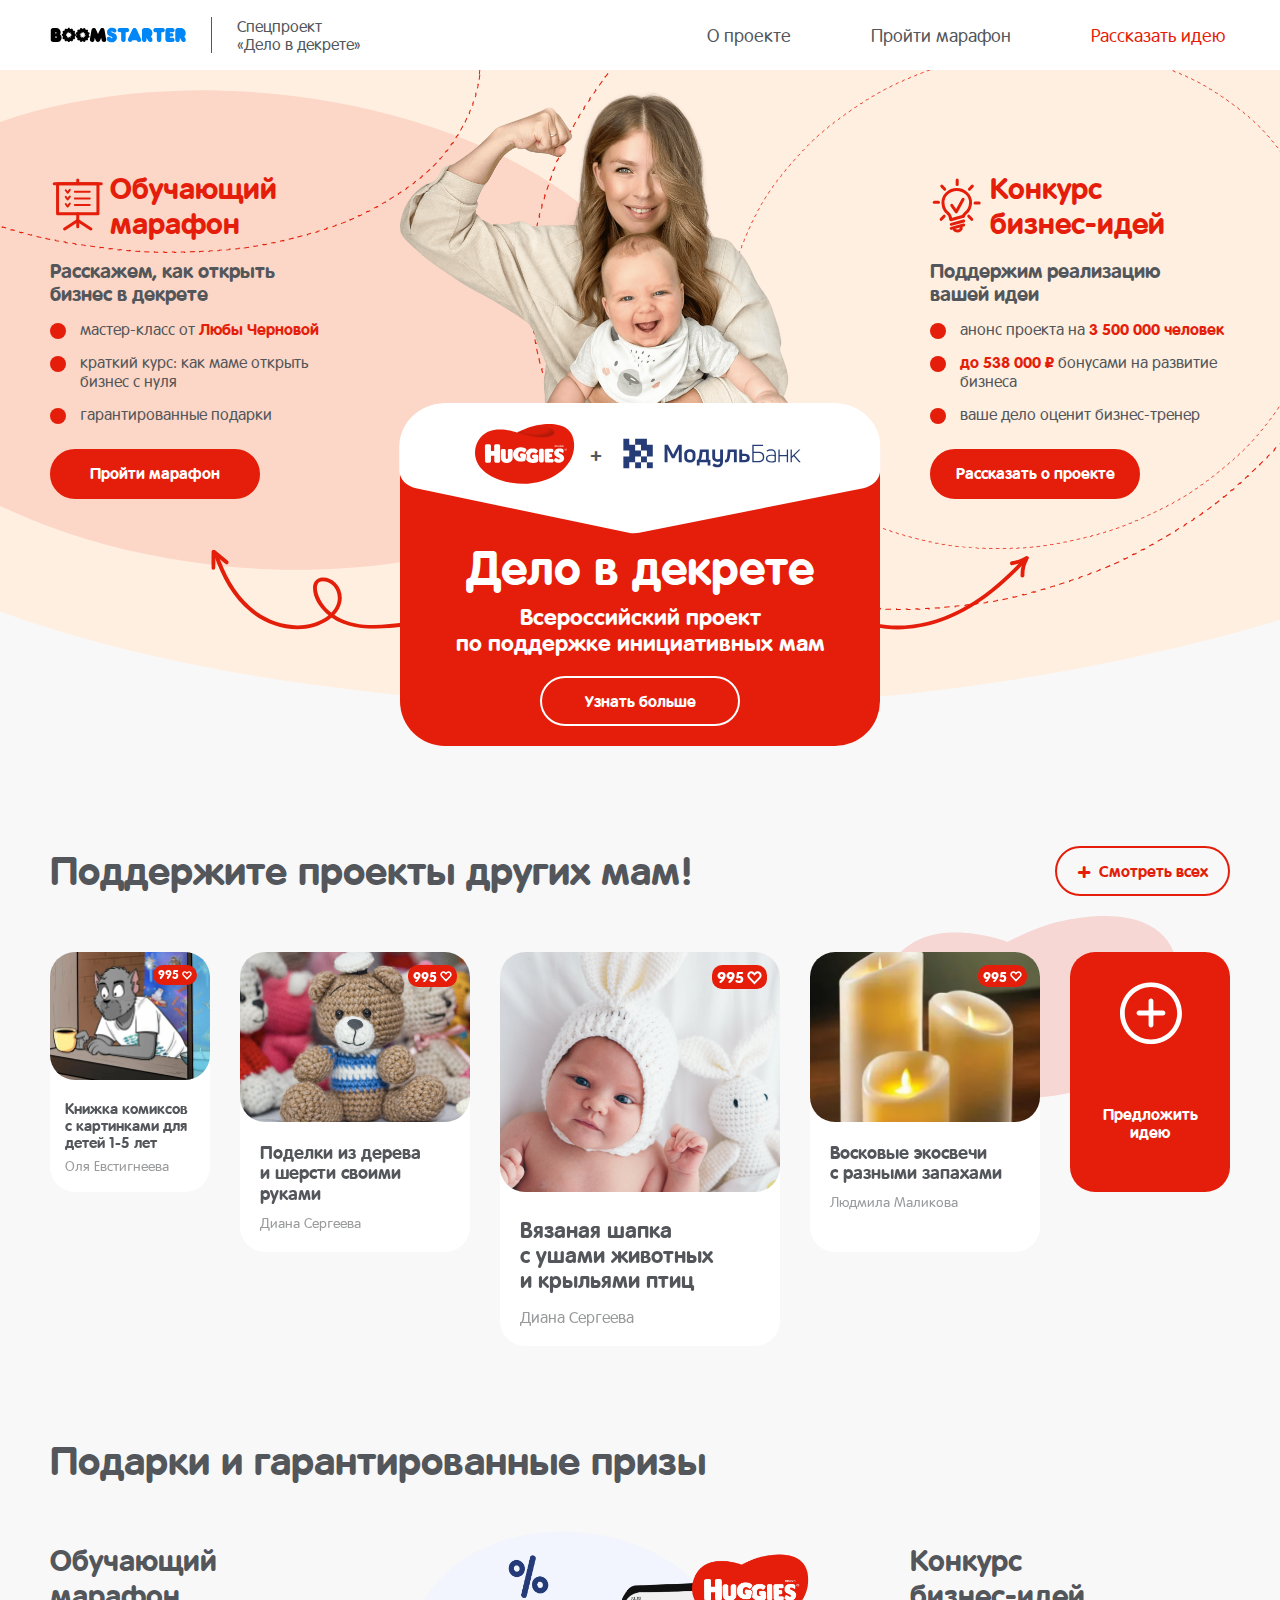
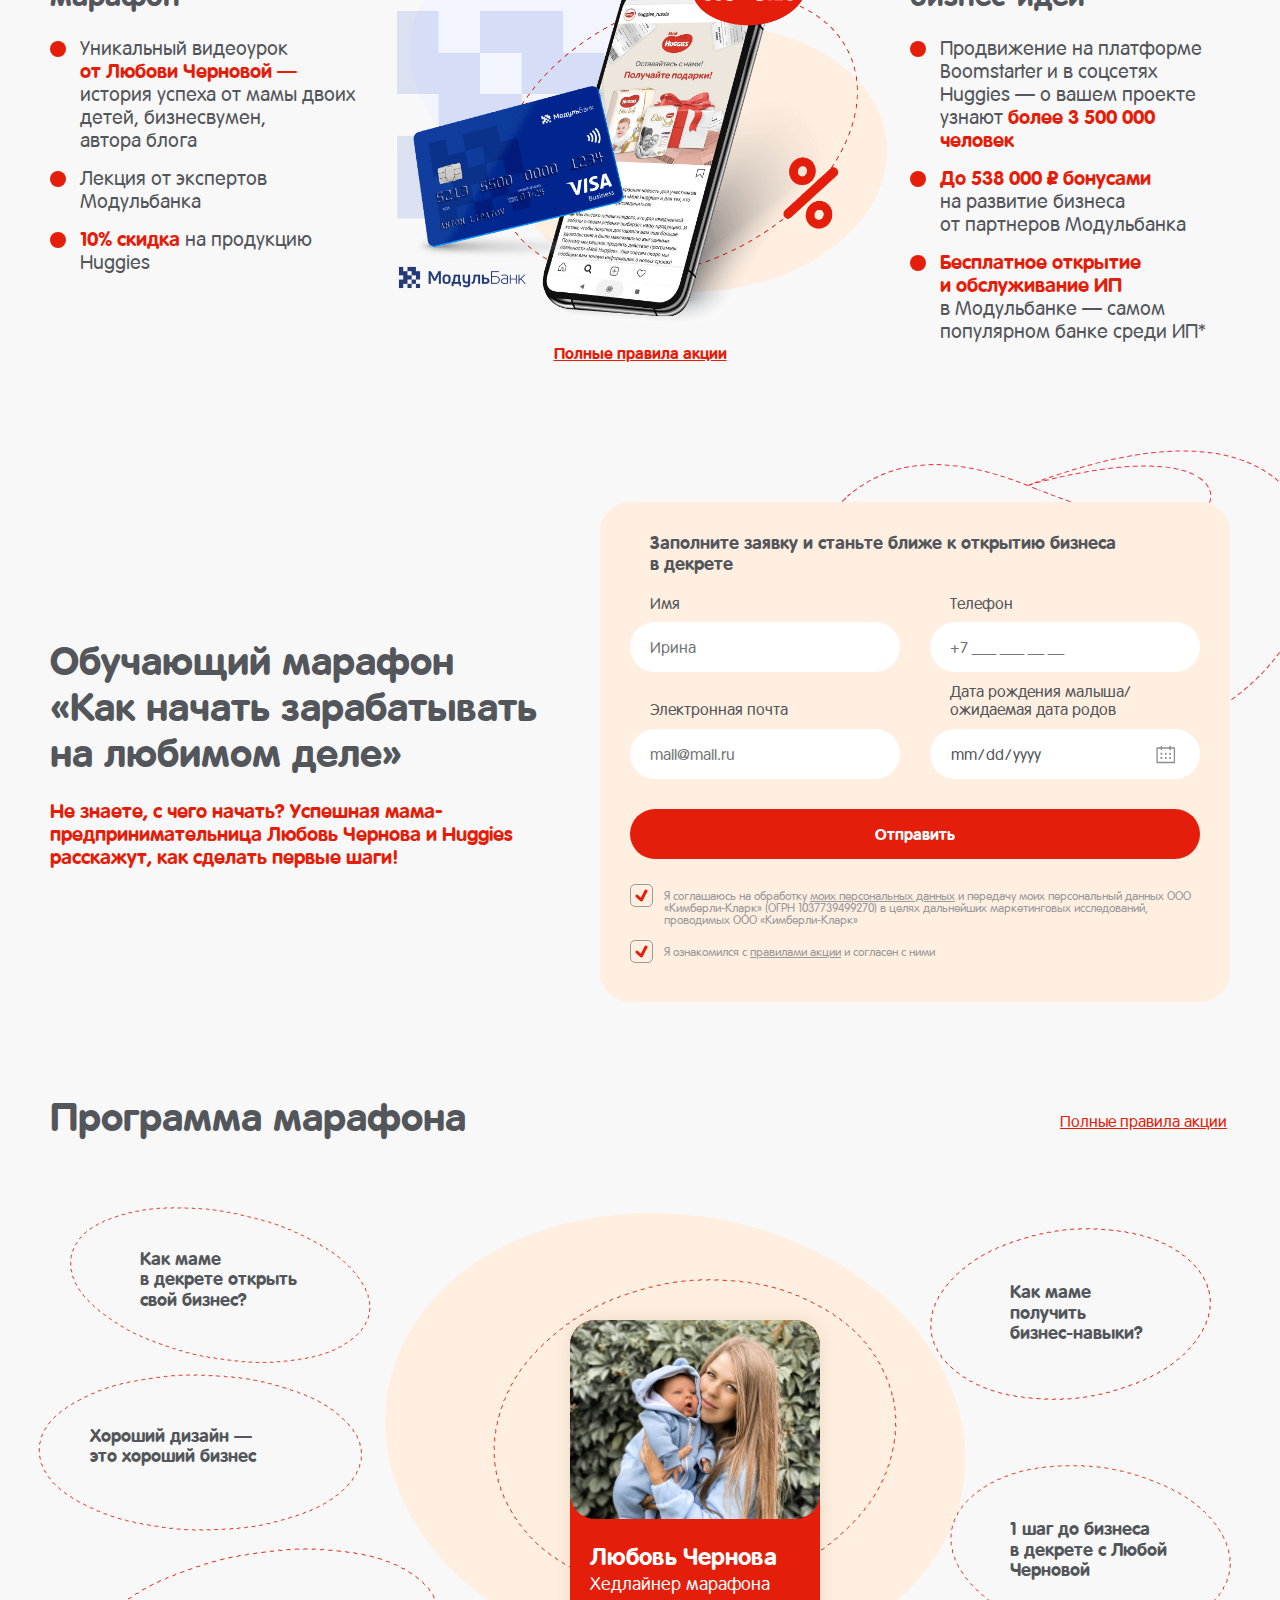
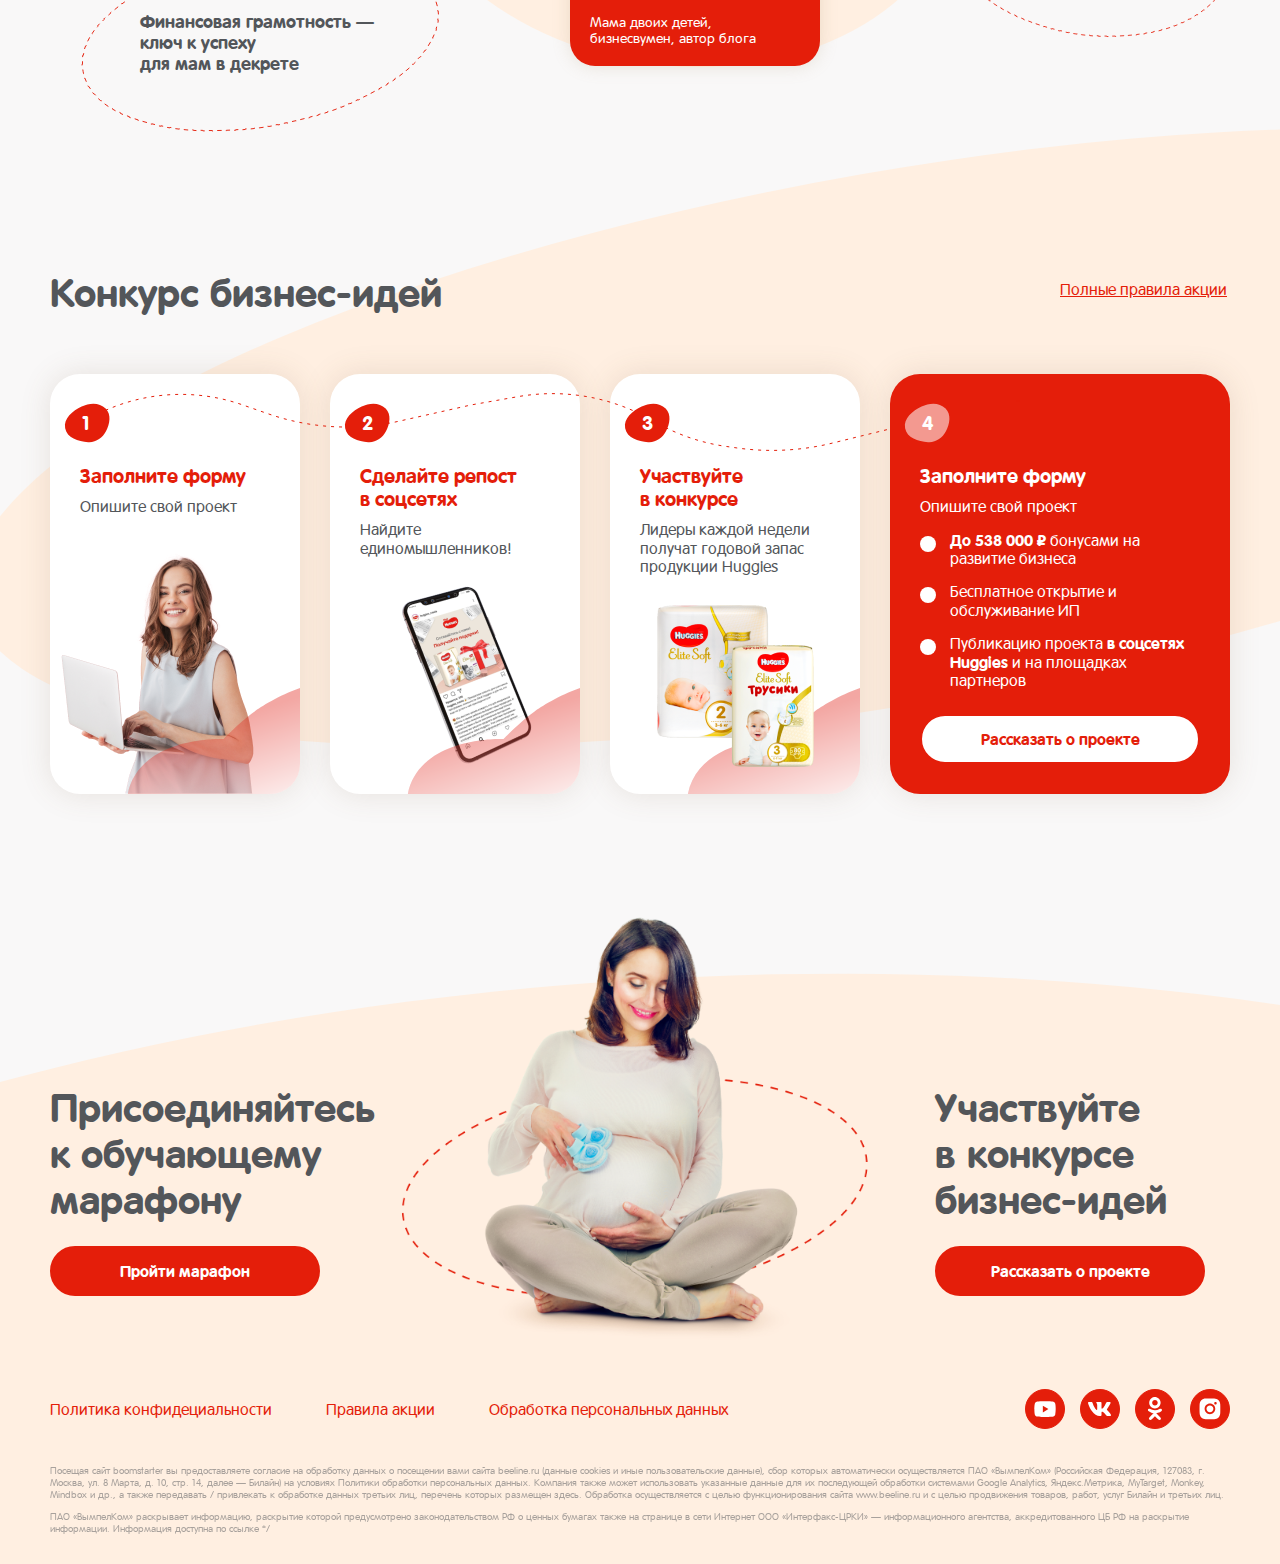
<file: main.html>
<!DOCTYPE html>
<html lang="ru">

<head>
  <meta charset="UTF-8">
  <meta name="viewport" content="width=device-width, initial-scale=1.0">
  <link rel="stylesheet" href="https://unpkg.com/swiper/swiper-bundle.min.css">
  <link rel="stylesheet" href="css/style.min.css">
  <title>Huggies</title>
</head>

<body>
  <header class="header">
    <div class="wrap-fluid">
      <div class="logo">
        <img src="img/boomstarter-logo.svg" alt="BOOMSTARTER">
        <span>Спецпроект <br> &laquo;Дело в&nbsp;декрете&raquo;</span>
      </div>
      <nav class="nav">
        <a href="#"> О проекте</a>
        <a href="#" class="toRegister"> Пройти марафон</a>
        <a href="#" class="primary">Рассказать идею</a>
      </nav>
    </div>
  </header>
  <div class="modal" id="rulesModal">
    <div class="rules">
      <img src="img/hero/hero-bg.svg" alt="" class="rules-bg-1">
      <img src="img/rules/rules-bg-1.svg" alt="" class="rules-bg-2">
      <img src="img/rules/rules-bg-2.svg" alt="" class="rules-bg-3">
      <img src="img/rules/rules-bg-3.svg" alt="" class="rules-bg-4">
      <div class="wrap-fluid">
        <div class="info-name">
          <span>Дело в&nbsp;декрете</span>
          <span>Всероссийский проект по&nbsp;поддержке инициативных мам</span>
        </div>
        <div class="logo">
          <img src="img/huggies-logo.svg" alt="">
          <span>+</span>
          <img src="img/modulebank-logo.svg" alt="">
        </div>
      </div>
      <div class="rules-block">
        <div class="close modal-close"><img src="img/icons/close-icon.svg" alt=""></div>
        <div class="rules-block__head">
          <h2 class="rules-block__title"> Правила участия в&nbsp;конкурсе</h2>
        </div>
        <div class="rules-block__text">
          <p>
            Lorem ipsum dolor sit amet consectetur adipisicing elit. Laboriosam quidem voluptatum ullam sit, a
            distinctio dolore modi eum minima delectus voluptatibus cupiditate doloremque! Hic, beatae eaque laboriosam
            squam?
          </p>
          <p>
            tenetur ipsum explicabo tempora minima voluptatum repellat quia inventobore fugit eos voluptatibus, dolores,
            asperiores culpa reprehenderit quas numquam perferendis
            iure quisquam consequuntur doloremque? Eius veniam est nam eos, fugiat quidem inventore suscipit? Itaque
            deleniti nostrum labore nobis quas cupiditate qui
          </p>
          <p>
            re&nbsp;officiis quasi vero harum deserunt
            maxime recusandae dolor ea&nbsp;vitae unde perferendis perspiciatis! Unde dolorem fuga labore vitae eligendi
            exercitationem similique minus. Molestiae perspiciatis tempore deleniti rem deserunt
            id&nbsp;a&nbsp;laudantium
            pariatur la
          </p>
          <p>
            Lorem ipsum dolor sit amet consectetur adipisicing elit. Laboriosam quidem voluptatum ullam sit, a
            distinctio dolore modi eum minima delectus voluptatibus cupiditate doloremque! Hic, beatae eaque laboriosam
            squam?
          </p>
          <p>
            tenetur ipsum explicabo tempora minima voluptatum repellat quia inventobore fugit eos voluptatibus, dolores,
            asperiores culpa reprehenderit quas numquam perferendis
            iure quisquam consequuntur doloremque? Eius veniam est nam eos, fugiat quidem inventore suscipit? Itaque
            deleniti nostrum labore nobis quas cupiditate qui
          </p>
          <p>
            re&nbsp;officiis quasi vero harum deserunt
            maxime recusandae dolor ea&nbsp;vitae unde perferendis perspiciatis! Unde dolorem fuga labore vitae eligendi
            exercitationem similique minus. Molestiae perspiciatis tempore deleniti rem deserunt
            id&nbsp;a&nbsp;laudantium
            pariatur la
          </p>
          <p>
            Lorem ipsum dolor sit amet consectetur adipisicing elit. Voluptatum quasi facere exercitationem sed
            delectus. Magni corrupti facere blanditiis facilis. Vero.
          </p>
        </div>
        <a href="#" class="btn btn-primary rules-block__btn">Перейти к&nbsp;оформлению идеи</a>
        <a href="#" class="rules-block__download toRules">Полные правила участия</a>
      </div>
    </div>
  </div>
  <div class="modal" id="registerModal">
    <div class="register">
      <img src="img/register/register-bg-1.svg" alt="" class="register-bg-1">
      <img src="img/register/register-bg-2.svg" alt="" class="register-bg-2">
      <div class="wrap-fluid">
        <div class="info-name">
          <span>Дело в&nbsp;декрете</span>
          <span>Всероссийский проект по&nbsp;поддержке инициативных мам</span>
        </div>
        <div class="logo">
          <img src="img/huggies-logo.svg" alt="">
          <span>+</span>
          <img src="img/modulebank-logo.svg" alt="">
        </div>
      </div>
      <form action="#" class="register-form valide">
        <h2 class="register-title">Регистрация в&nbsp;проекте</h2>
        <div class="close modal-close"><img src="img/icons/close-icon.svg" alt=""></div>
        <div class="input">
          <span>Имя</span>
          <input type="text" name="name" placeholder="Ирина">
        </div>
        <div class="input">
          <span>Электронная почта</span>
          <input type="email" name="mail" placeholder="mail@mail.ru">
        </div>
        <div class="input">
          <span>Телефон</span>
          <input type="tel" name="phone" placeholder="+7 ___ ___ __ __">
        </div>
        <div class="input">
          <span>Дата рождения малыша&nbsp;/ ожидаемая дата родов</span>
          <input type="date" name="date" placeholder="__. __. ____">
        </div>
        <input type="submit" data-name="brif" value="Отправить">
        <label class="checkbox">
          <input type="checkbox" name="brif" checked>
          <span class="checkbox__text">
            Я&nbsp;соглашаюсь на&nbsp;обработку <span>моих персональных данных</span> и&nbsp;передачу моих персональный
            данных ООО &laquo;Кимберли-Кларк&raquo;
            (ОГРН 1037739499270) в&nbsp;целях дальнейших маркетинговых исследований, проводимых ООО
            &laquo;Кимберли-Кларк&raquo;
          </span>
        </label>
        <label class="checkbox">
          <input type="checkbox" name="brif" checked>
          <span class="checkbox__text">
            Я&nbsp;ознакомился с&nbsp;<span>правилами акции</span> и&nbsp;согласен с&nbsp;ними
          </span>
        </label>
      </form>
    </div>
  </div>
  <div class="modal modal-mini" id="thanksModal">
    <div class="modal-block">
      <div class="close">
        <img src="img/icons/close-icon.svg" alt="">
      </div>
      <h2 class="modal-title">Спасибо за&nbsp;ваш голос!</h2>
      <div class="buttons">
        <a href="#" class="btn btn-primary toRegister">Пройти марафон</a>
        <a href="#" class="btn ">Голосовать за&nbsp;другие идеи</a>
      </div>
    </div>
  </div>
  <main class="main">

    <section class="banner">
      <img src="img/hero/hero-bg.svg" alt="" class="banner-bg">
      <img src="img/idea/idea-bg-1.svg" alt="" class="banner-bg-1">
      <img src="img/main/main-bg-2.svg" alt="" class="banner-bg-2">
      <img src="img/main/main-bg-3.svg" alt="" class="banner-bg-3">
      <img src="img/main/main-bg-3.svg" alt="" class="banner-bg-4">
      <img src="img/main/main-bg-mob.svg" alt="" class="banner-bg_mob">
      <img src="img/main/main-img.png" alt="" class="banner-mob__img">

      <div class="wrap-fluid">
        <img src="img/main/main-arraow-1.svg" alt="" class="banner-arrow-1">
        <img src="img/main/main-arraow-2.svg" alt="" class="banner-arrow-2">
        <div class="banner-logo">
          <img src="img/huggies-logo.svg" alt="">
          <img src="img/modulebank-logo.svg" alt="">
        </div>

        <div class="banner-mob">

          <div class="banner-mob__block">
            <div class="banner-mob__name">
              <span>Дело в&nbsp;декрете</span>
              <span>Всероссийский проект по&nbsp;поддержке&nbsp;инициативных&nbsp;мам</span>
            </div>

            <div class="banner-mob__buttons">
              <a href="#brif" class="btn">Обучающий марафон</a>
              <a href="#competition" class="btn">Конкурс бизнес-идей</a>
            </div>
          </div>
        </div>

        <div class="banner-block">
          <img src="img/icons/marathon-icon.svg" alt="" class="banner-block__icon">
          <h2 class="banner-block__title">
            Обучающий марафон
          </h2>
          <span class="banner-block__text">
            Расскажем, как открыть
            бизнес в&nbsp;декрете
          </span>
          <ul class="banner-block__ul">
            <li class="banner-block__li">мастер-класс от<span class="primary"> Любы&nbsp;Черновой</span></li>
            <li class="banner-block__li">краткий курс: как маме открыть бизнес с&nbsp;нуля</li>
            <li class="banner-block__li">гарантированные подарки</li>
          </ul>

          <a href="#" class="btn btn-primary toRegister">Пройти марафон</a>
        </div>

        <div class="banner-card">
          <img src="img/main/main-img.png" alt="" class="banner-card__img">

          <div class="banner-card__block">
            <img src="img/main/main-card-bg.svg" alt="" class="banner-card__bg">
            <div class="banner-card__logo">
              <img src="img/huggies-logo.svg" alt="">
              <span>+</span>
              <img src="img/modulebank-logo.svg" alt="">
            </div>
            <div class="banner-card__name">
              <span>Дело в&nbsp;декрете</span>
              <span>Всероссийский проект по&nbsp;поддержке&nbsp;инициативных&nbsp;мам</span>
            </div>

            <a href="#gift" class="btn">Узнать больше</a>
          </div>



        </div>

        <div class="banner-block">
          <img src="img/icons/competition-icon.svg" alt="" class="banner-block__icon">
          <h2 class="banner-block__title">
            Конкурс бизнес-идей
          </h2>
          <span class="banner-block__text">
            Поддержим реализацию
            вашей идеи
          </span>
          <ul class="banner-block__ul">
            <li class="banner-block__li">анонс проекта на <span class="primary"> 3&nbsp;500&nbsp;000 человек</span></li>
            <li class="banner-block__li">
              <span class="primary">до&nbsp;538&nbsp;000&nbsp;₽</span> бонусами
              на&nbsp;развитие бизнеса
            </li>
            <li class="banner-block__li">ваше дело оценит бизнес-тренер</li>
          </ul>

          <a href="#" class="btn btn-primary toRegister">Рассказать о проекте</a>
        </div>
      </div>
    </section>

    <section class="boost">
      <div class="wrap-fluid">

        <h2 class="gift-title">Поддержите проекты других мам!</h2>

        <div class="boost-wrap">
          <img src="img/boost/boost-bg.svg" alt="" class="boost-bg">
          <img src="img/boost/boost-bg-1.svg" alt="" class="boost-bg-1">
          <div class="boost-slider__prev clickable">
            <img src="img/icons/arrow-icon.svg" alt="">
          </div>

          <div class="swiper-container boost-slider">
            <div class="swiper-wrapper">
              <div class="swiper-slide boost-slide empty">
              </div>
              <a href="index.html" class="swiper-slide boost-slide">
                <div class="boost-slide__like">995 <img src="img/icons/like-icon.svg" alt=""></div>
                <img src="img/boost/boost-1.png" alt="" class="boost-slide__img">
                <div class="descr">
                  <span class="boost-slide__name">Книжка комиксов
                    с&nbsp;картинками
                    для детей 1-5 лет</span>
                  <span class="boost-slide__author">Оля Евстигнеева</span>
                </div>
              </a>
              <a href="index.html" class="swiper-slide boost-slide">
                <div class="boost-slide__like">995 <img src="img/icons/like-icon.svg" alt=""></div>

                <img src="img/boost/boost-2.png" alt="" class="boost-slide__img">
                <div class="descr">
                  <span class="boost-slide__name">Поделки из&nbsp;дерева
                    и&nbsp;шерсти своими руками</span>
                  <span class="boost-slide__author">Диана Сергеева</span>
                </div>
              </a>
              <a href="index.html" class="swiper-slide boost-slide">
                <div class="boost-slide__like">995 <img src="img/icons/like-icon.svg" alt=""></div>

                <img src="img/boost/boost-3.png" alt="" class="boost-slide__img">
                <div class="descr">
                  <span class="boost-slide__name">Вязаная шапка с&nbsp;ушами животных и&nbsp;крыльями птиц
                  </span>
                  <span class="boost-slide__author">Диана Сергеева</span>
                </div>
              </a>
              <a href="index.html" class="swiper-slide boost-slide">
                <div class="boost-slide__like">995 <img src="img/icons/like-icon.svg" alt=""></div>

                <img src="img/boost/boost-4.png" alt="" class="boost-slide__img">
                <div class="descr">
                  <span class="boost-slide__name">Восковые экосвечи
                    с&nbsp;разными запахами</span>
                  <span class="boost-slide__author">Людмила Маликова</span>
                </div>
              </a>
              <div class="swiper-slide boost-slide boost-slide_primary toRegister ">
                <img src="img/icons/add-icon.svg" alt="" class="boost-slide__add">
                <a href="#" class="boost-slide__share">Предложить идею</a>
              </div>
              <div class="swiper-slide boost-slide empty">
              </div>

            </div>

          </div>

          <div class="boost-slider__next clickable">
            <img src="img/icons/arrow-icon.svg" alt="">
          </div>

        </div>

        <div class="boost-buttons">
          <a href="#" class="btn btn-primary boost-share-mob toRegister">Рассказать о проекте</a>
          <a href="allcards.html" class="btn boost-more"><span>+</span>Cмотреть всех</a>
        </div>


      </div>
    </section>

    <section class="gift" id="gift">
      <div class="wrap-fluid">
        <h2 class="gift-title">Подарки и&nbsp;гарантированные призы</h2>
        <div class="gift-wrap">
          <div class="gift-block">
            <h3 class="gift-block__title">Обучающий марафон</h3>
            <ul class="gift-block__ul">
              <li class="gift-block__li">
                Уникальный видеоурок <span class="primary"> от&nbsp;Любови Черновой&nbsp;&mdash;</span> история успеха
                от&nbsp;мамы двоих детей, бизнесвумен, автора&nbsp;блога
              </li>
              <li class="gift-block__li">
                Лекция от&nbsp;экспертов Модульбанка
              </li>
              <li class="gift-block__li">
                <span class="primary"> 10% скидка </span> на&nbsp;продукцию Huggies
              </li>
            </ul>
          </div>
          <div class="gift-img">
            <img src="img/gift/gift-img.png" alt="">
            <a href="#" class="gift-more toRules">Полные правила акции</a>
          </div>
          <div class="gift-block">
            <h3 class="gift-block__title">Конкурс бизнес-идей</h3>
            <ul class="gift-block__ul">
              <li class="gift-block__li">
                Продвижение на&nbsp;платформе Boomstarter и&nbsp;в&nbsp;соцсетях Huggies&nbsp;&mdash; о&nbsp;вашем
                проекте узнают <span class="primary"> более 3&nbsp;500&nbsp;000 человек</span>
              </li>
              <li class="gift-block__li">
                <span class="primary">До&nbsp;538&nbsp;000&nbsp;₽ бонусами</span> на&nbsp;развитие бизнеса
                от&nbsp;партнеров Модульбанка </li>
              <li class="gift-block__li">
                <span class="primary"> Бесплатное открытие и&nbsp;обслуживание&nbsp;ИП </span>
                в&nbsp;Модульбанке&nbsp;&mdash; самом популярном банке среди&nbsp;ИП*
              </li>
            </ul>
          </div>
          <a href="#" class="gift-more_mob toRules">Полные правила акции</a>

        </div>
      </div>
    </section>

    <section class="brif">
      <img src="img/idea/idea-bg-5.svg" alt="" class="brif-bg">
      <div class="wrap-fluid">
        <div class="brif-descr">
          <h2 class="brif-title">
            Обучающий марафон &laquo;Как&nbsp;начать зарабатывать на&nbsp;любимом деле&raquo;
          </h2>
          <span class="brif-subtitle">
            Не&nbsp;знаете, с&nbsp;чего начать? Успешная мама-предпринимательница Любовь&nbsp;Чернова и&nbsp;Huggies
            расскажут,
            как сделать первые&nbsp;шаги!
          </span>
        </div>
        <form action="#" class="brif-form valide">
          <h3 class="brif-form__title">Заполните заявку и&nbsp;станьте ближе к&nbsp;открытию бизнеса в&nbsp;декрете</h3>
          <div class="brif-form__block">
            <div class="input">
              <span>Имя</span>
              <input type="text" name="name" placeholder="Ирина">
            </div>
            <div class="input">
              <span>Телефон</span>
              <input type="tel" name="phone" placeholder="+7 ___ ___ __ __">
            </div>
          </div>
          <div class="brif-form__block">
            <div class="input">
              <span>Электронная почта</span>
              <input type="email" name="email" placeholder="mail@mail.ru">
            </div>
            <div class="input">
              <span>Дата рождения малыша/
                ожидаемая дата родов</span>
              <input type="date" name="date" value="еуые">
            </div>
          </div>

          <input type="submit" class="submit" value="Отправить">

          <label class="checkbox">
            <input type="checkbox" name="" checked="checked">
            <span class="checkbox__text">
              Я&nbsp;соглашаюсь на&nbsp;обработку <span>моих персональных данных</span> и&nbsp;передачу моих
              персональный
              данных ООО &laquo;Кимберли-Кларк&raquo;
              (ОГРН 1037739499270) в&nbsp;целях дальнейших маркетинговых исследований, проводимых ООО
              &laquo;Кимберли-Кларк&raquo;
            </span>
          </label>
          <label class="checkbox">
            <input type="checkbox" name="" checked="checked">
            <span class="checkbox__text">
              Я&nbsp;ознакомился с&nbsp;<span>правилами акции</span> и&nbsp;согласен с&nbsp;ними
            </span>
          </label>
        </form>
      </div>
    </section>

    <section class="program" id="brif">
      <div class="wrap-fluid">
        <a href="#" class="steps-more toRules">Полные правила акции</a>

        <h2 class="program-title">Программа марафона</h2>
        <h2 class="program-title_mob">Обучающий марафон &laquo;Как&nbsp;начать&nbsp;зарабатывать
          на&nbsp;любимом&nbsp;деле&raquo;</h2>
        <h3 class="program-subtitle">Не&nbsp;знаете, с&nbsp;чего начать? Успешная мама-предпринимательница Любовь
          Чернова и&nbsp;Huggies расскажут, как сделать первые шаги!</h3>
        <div class="program-wrap">
          <div class="program-block">
            <div class="program-item">
              <h3 class="program-item__title">
                Как маме
                в&nbsp;декрете&nbsp;открыть свой бизнес?
              </h3>
              <img src="img/program/program-item-bg.svg" alt="" class="program-item__bg">
            </div>
            <div class="program-item ">
              <h3 class="program-item__title">
                Хороший дизайн&nbsp;&mdash; это&nbsp;хороший бизнес

              </h3>
              <img src="img/program/program-item-bg.svg" alt="" class="program-item__bg">
            </div>
            <div class="program-item ">
              <h3 class="program-item__title">
                Финансовая грамотность &mdash;
                ключ к&nbsp;успеху
                для&nbsp;мам&nbsp;в&nbsp;декрете

              </h3>

              <img src="img/program/program-item-bg.svg" alt="" class="program-item__bg">
            </div>
          </div>

          <div class="program-card__wrap">
            <div class="program-card">
              <img src="img/program/program-img.png" alt="" class="program-card__img">
              <h3 class="program-card__name">Любовь Чернова</h3>
              <span class="program-card__role">Хедлайнер марафона</span>
              <span class="program-card__descr">Мама двоих детей, бизнесвумен, автор&nbsp;блога</span>
            </div>
            <img src="img/program/program-card-bg.svg" alt="" class="program-card__bg">
            <img src="img/program/program-item-bg-1.svg" alt="" class="program-card__bg-1">

          </div>


          <div class="program-block">
            <div class="program-item">
              <h3 class="program-item__title">
                Как маме получить бизнес-навыки?
              </h3>
              <img src="img/program/program-item-bg-2.svg" alt="" class="program-item__bg">
            </div>
            <div class="program-item ">
              <h3 class="program-item__title">
                1&nbsp;шаг до&nbsp;бизнеса
                в&nbsp;декрете с&nbsp;Любой Черновой
              </h3>
              <img src="img/program/program-item-bg-2.svg" alt="" class="program-item__bg">
            </div>
          </div>

        </div>

        <div class="program-mobile">
          <h2 class="program-mobile__title">Программа марафона</h2>

          <div class="program-mobile__wrap">

            <div class="program-slider__prev">
              <img src="img/icons/arrow-icon.svg" alt="">
            </div>

            <div class="swiper-container program-slider">
              <div class="swiper-wrapper">
                <div class="swiper-slide program-slide">
                  <h3 class="program-slide__title">
                    Как маме в&nbsp;декрете
                    открыть свой бизнес?
                  </h3>
                </div>
                <div class="swiper-slide program-slide">
                  <h3 class="program-slide__title">
                    Хороший дизайн &mdash;
                    это хороший бизнес
                  </h3>
                </div>
                <div class="swiper-slide program-slide">
                  <h3 class="program-slide__title">
                    Финансовая грамотность&nbsp;&mdash; ключ к&nbsp;успеху для мам в&nbsp;декрете
                  </h3>
                </div>
                <div class="swiper-slide program-slide">
                  <h3 class="program-slide__title">
                    Как маме получить бизнес-навыки?
                  </h3>
                </div>
                <div class="swiper-slide program-slide">
                  <h3 class="program-slide__title">
                    1&nbsp;шаг до&nbsp;бизнеса в&nbsp;декрете с&nbsp;Любой Черновой
                  </h3>
                </div>
              </div>

            </div>

            <div class="program-slider__next clickable">
              <img src="img/icons/arrow-icon.svg" alt="">
            </div>

          </div>

          <p class="program-mobile__text">
            Заполните заявку и&nbsp;станьте ближе
            к&nbsp;открытию&nbsp;бизнеса&nbsp;в&nbsp;декрете
          </p>
          <a href="#" class="btn btn-primary toRegister">Пройти марафон</a>
          <a href="#" class="program-more">Полные правила акции</a>

        </div>
      </div>
    </section>

    <section class="steps" id="competition">
      <img src="img/steps/steps-bg.svg" alt="" class="steps-bg">
      <div class="wrap-fluid">
        <a href="#" class="steps-more toRules">Полные правила акции</a>
        <h2 class="gift-title">
          Конкурс бизнес-идей
        </h2>
        <div class="steps-wrap">
          <img src="img/steps/steps-line-bg.svg" alt="" class="steps-wrap-bg">
          <div class="steps-item">
            <div class="steps-item__num">
              <span>1</span>

              <svg width="56" height="56" viewBox="0 0 56 56" fill="none" xmlns="http://www.w3.org/2000/svg">
                <path fill-rule="evenodd" clip-rule="evenodd"
                  d="M45.9757 37.3485C42.4132 44.1705 35.7741 48.7282 28.1 48.1463C18.2457 47.399 6.92841 43.9772 5.16263 34.2537C3.36856 24.3744 12.6095 16.9493 21.636 12.5515C29.6211 8.6611 39.4356 8.18522 45.6576 14.5242C51.5503 20.5276 49.8696 29.8919 45.9757 37.3485Z"
                  fill="#E41E0A" />
              </svg>
            </div>
            <h3 class="steps-item__title">Заполните форму</h3>
            <span class="steps-item__text">Опишите свой проект</span>
            <img src="img/steps/steps-img-1.png" alt="" class="steps-item__img">
            <img src="img/steps/steps-item__bg.svg" alt="" class="steps-item__bg">
          </div>

          <div class="steps-item">
            <div class="steps-item__num">
              <span>2</span>

              <svg width="56" height="56" viewBox="0 0 56 56" fill="none" xmlns="http://www.w3.org/2000/svg">
                <path fill-rule="evenodd" clip-rule="evenodd"
                  d="M45.9757 37.3485C42.4132 44.1705 35.7741 48.7282 28.1 48.1463C18.2457 47.399 6.92841 43.9772 5.16263 34.2537C3.36856 24.3744 12.6095 16.9493 21.636 12.5515C29.6211 8.6611 39.4356 8.18522 45.6576 14.5242C51.5503 20.5276 49.8696 29.8919 45.9757 37.3485Z"
                  fill="#E41E0A" />
              </svg>
            </div>
            <h3 class="steps-item__title">Сделайте репост в&nbsp;соцсетях</h3>
            <span class="steps-item__text">Найдите единомышленников!</span>
            <img src="img/steps/steps-img-2.png" alt="" class="steps-item__img">
            <img src="img/steps/steps-item__bg.svg" alt="" class="steps-item__bg">
          </div>

          <div class="steps-item">
            <div class="steps-item__num">
              <span>3</span>

              <svg width="56" height="56" viewBox="0 0 56 56" fill="none" xmlns="http://www.w3.org/2000/svg">
                <path fill-rule="evenodd" clip-rule="evenodd"
                  d="M45.9757 37.3485C42.4132 44.1705 35.7741 48.7282 28.1 48.1463C18.2457 47.399 6.92841 43.9772 5.16263 34.2537C3.36856 24.3744 12.6095 16.9493 21.636 12.5515C29.6211 8.6611 39.4356 8.18522 45.6576 14.5242C51.5503 20.5276 49.8696 29.8919 45.9757 37.3485Z"
                  fill="#E41E0A" />
              </svg>
            </div>
            <h3 class="steps-item__title">Участвуйте в&nbsp;конкурсе</h3>
            <span class="steps-item__text">Лидеры каждой недели получат годовой запас продукции Huggies</span>
            <img src="img/steps/steps-img-3.png" alt="" class="steps-item__img">
            <img src="img/steps/steps-item__bg.svg" alt="" class="steps-item__bg">
          </div>

          <div class="steps-item steps-item_primary">
            <div class="steps-item__num">
              <span>4</span>
              <svg width="56" height="56" viewBox="0 0 56 56" fill="none" xmlns="http://www.w3.org/2000/svg">
                <path fill-rule="evenodd" clip-rule="evenodd"
                  d="M45.9134 37.3485C42.3509 44.1705 35.7119 48.7282 28.0377 48.1463C18.1835 47.399 6.86615 43.9772 5.10038 34.2537C3.30631 24.3744 12.5472 16.9493 21.5738 12.5515C29.5588 8.6611 39.3733 8.18522 45.5954 14.5242C51.488 20.5276 49.8073 29.8919 45.9134 37.3485Z"
                  fill="white" fill-opacity="0.55" />
              </svg>

            </div>
            <h3 class="steps-item__title">Заполните форму</h3>
            <span class="steps-item__text">Опишите свой проект</span>
            <ul class="steps-item__ul">
              <li class="steps-item__li"><span class="primary"> До 538 000 ₽</span> бонусами на развитие бизнеса </li>
              <li class="steps-item__li">Бесплатное открытие и обслуживание ИП</li>
              <li class="steps-item__li">Публикацию проекта <span class="primary"> в соцсетях Huggies</span> и на
                площадках партнеров</li>
            </ul>
            <a href="#" class="btn">Рассказать о проекте</a>
          </div>


        </div>
      </div>
    </section>

  </main>
  <footer class="footer">
    <div class="footer-block">
      <div class="wrap-fluid">
        <div class="footer-block__item">
          <span>Присоединяйтесь к&nbsp;обучающему марафону</span>
          <a href="#" class="btn btn-primary toRegister"> Пройти марафон</a>
        </div>
        <div class="footer-block__img">
          <img src="img/footer/footer-img.png" alt="">
        </div>
        <div class="footer-block__item">
          <span> Участвуйте в&nbsp;конкурсе бизнес-идей</span>
          <a href="#" class="btn btn-primary"> Рассказать о&nbsp;проекте</a>
        </div>
      </div>
    </div>
    <div class="footer-nav">
      <div class="wrap-fluid">
        <div class="footer-nav__nav">
          <span class="footer-nav__item">Политика конфидециальности</span>
          <span class="footer-nav__item toRules">Правила акции</span>
          <span class="footer-nav__item">Обработка персональных данных</span>
        </div>
        <div class="footer-nav__social">
          <a href="#" class="img">
            <img src="img/footer/icons/youtube-icon.svg" alt="">
          </a>
          <a href="#" class="img">
            <img src="img/footer/icons/vk-icon.svg" alt="">
          </a>
          <a href="#" class="img">
            <img src="img/footer/icons/ok-icon.svg" alt="">
          </a>
          <a href="#" class="img">
            <img src="img/footer/icons/inst-icon.svg" alt="">
          </a>
        </div>
      </div>
    </div>
    <div class="footer-text">
      <div class="wrap-fluid">
        <p>
          Посещая сайт boomstarter вы&nbsp;предоставляете согласие на&nbsp;обработку данных о&nbsp;посещении вами сайта
          beeline.ru
          (данные cookies и&nbsp;иные пользовательские данные), сбор которых автоматически осуществляется ПАО
          &laquo;ВымпелКом&raquo;
          (Российская Федерация, 127083, г. Москва, ул. 8&nbsp;Марта, д.&nbsp;10, стр.&nbsp;14, далее &mdash;
          Билайн) на&nbsp;условиях Политики
          обработки персональных данных. Компания также может использовать указанные данные для их&nbsp;последующей
          обработки
          системами Google Analytics, Яндекс.Метрика, MyTarget, Monkey, Mindbox и&nbsp;др., а&nbsp;также
          передавать&nbsp;/ привлекать к
          обработке данных третьих лиц, перечень которых размещен здесь. Обработка осуществляется с&nbsp;целью
          функционирования сайта www.beeline.ru и&nbsp;с&nbsp;целью продвижения товаров, работ, услуг Билайн
          и&nbsp;третьих лиц.
        </p>
        <p>
          ПАО &laquo;ВымпелКом&raquo; раскрывает информацию, раскрытие которой предусмотрено законодательством&nbsp;РФ
          о&nbsp;ценных бумагах
          также на&nbsp;странице в&nbsp;сети Интернет ООО &laquo;Интерфакс-ЦРКИ&raquo;&nbsp;&mdash; информационного
          агентства, аккредитованного ЦБ&nbsp;РФ&nbsp;на
          раскрытие информации. Информация доступна по&nbsp;ссылке */
        </p>
      </div>
    </div>
  </footer>
  <script src="js/jquery.js"></script>
  <script src="https://unpkg.com/swiper/swiper-bundle.min.js"></script>
  <script src="js/main.js"></script>
</body>

</html>
</file>
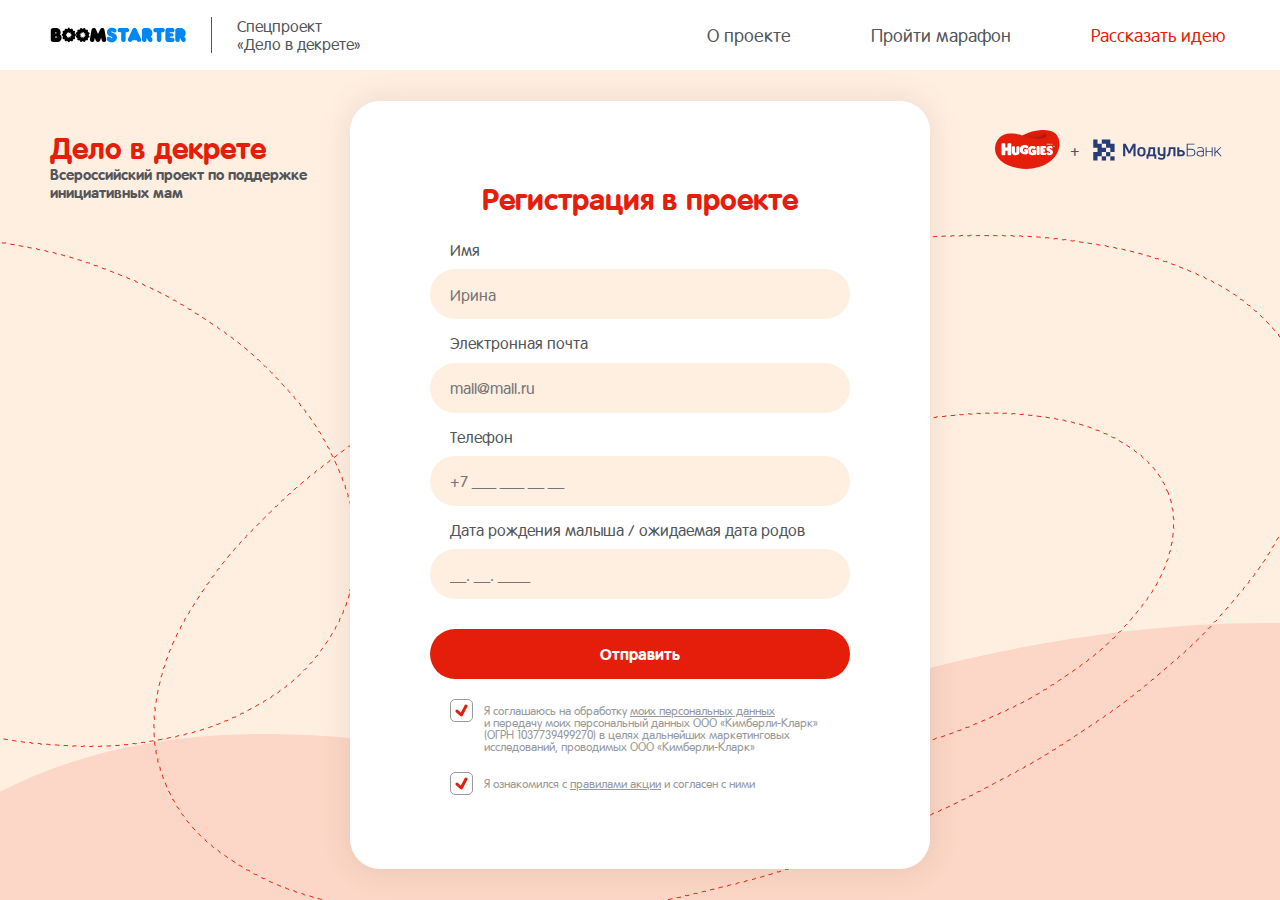
<file: register.html>
<!DOCTYPE html>
<html lang="ru">

<head>
  <meta charset="UTF-8">
  <meta name="viewport" content="width=device-width, initial-scale=1.0">
  <link rel="stylesheet" href="css/style.min.css">
  <title>Huggies</title>
</head>

<body>
  <header class="header">
    <div class="wrap-fluid">
      <div class="logo">
        <img src="img/boomstarter-logo.svg" alt="BOOMSTARTER">
        <span>Спецпроект <br> &laquo;Дело в&nbsp;декрете&raquo;</span>
      </div>
      <nav class="nav">
        <a href="#"> О проекте</a>
        <a href="#"> Пройти марафон</a>
        <a href="#" class="primary">Рассказать идею</a>
      </nav>
    </div>
  </header>
  <main class="main main_register">
    <section class="register">
      <img src="img/register/register-bg-1.svg" alt="" class="register-bg-1">
      <img src="img/register/register-bg-2.svg" alt="" class="register-bg-2">
      <div class="wrap-fluid">
        <div class="info-name">
          <span>Дело в&nbsp;декрете</span>
          <span>Всероссийский проект по&nbsp;поддержке инициативных мам</span>
        </div>
        <div class="logo">
          <img src="img/huggies-logo.svg" alt="">
          <span>+</span>
          <img src="img/modulebank-logo.svg" alt="">
        </div>
      </div>
      <form action="#" class="register-form valide">
        <h2 class="register-title">Регистрация в&nbsp;проекте</h2>
        <div class="input">
          <span>Имя</span>
          <input type="text" name="name" placeholder="Ирина">
        </div>
        <div class="input">
          <span>Электронная почта</span>
          <input type="email" name="mail" placeholder="mail@mail.ru">
        </div>
        <div class="input">
          <span>Телефон</span>
          <input type="tel" name="phone" placeholder="+7 ___ ___ __ __">
        </div>
        <div class="input">
          <span>Дата рождения малыша&nbsp;/ ожидаемая дата родов</span>
          <input type="text" name="date" placeholder="__. __. ____">
        </div>
        <input type="submit" value="Отправить">
        <label class="checkbox">
          <input type="checkbox" name="" checked>
          <span class="checkbox__text">
            Я&nbsp;соглашаюсь на&nbsp;обработку <span>моих персональных данных</span> и&nbsp;передачу моих персональный
            данных ООО &laquo;Кимберли-Кларк&raquo;
            (ОГРН 1037739499270) в&nbsp;целях дальнейших маркетинговых исследований, проводимых ООО
            &laquo;Кимберли-Кларк&raquo;
          </span>
        </label>
        <label class="checkbox">
          <input type="checkbox" name="" checked>
          <span class="checkbox__text">
            Я&nbsp;ознакомился с&nbsp;<span>правилами акции</span> и&nbsp;согласен с&nbsp;ними
          </span>
        </label>
      </form>
    </section>
  </main>
</body>

</html>
</file>
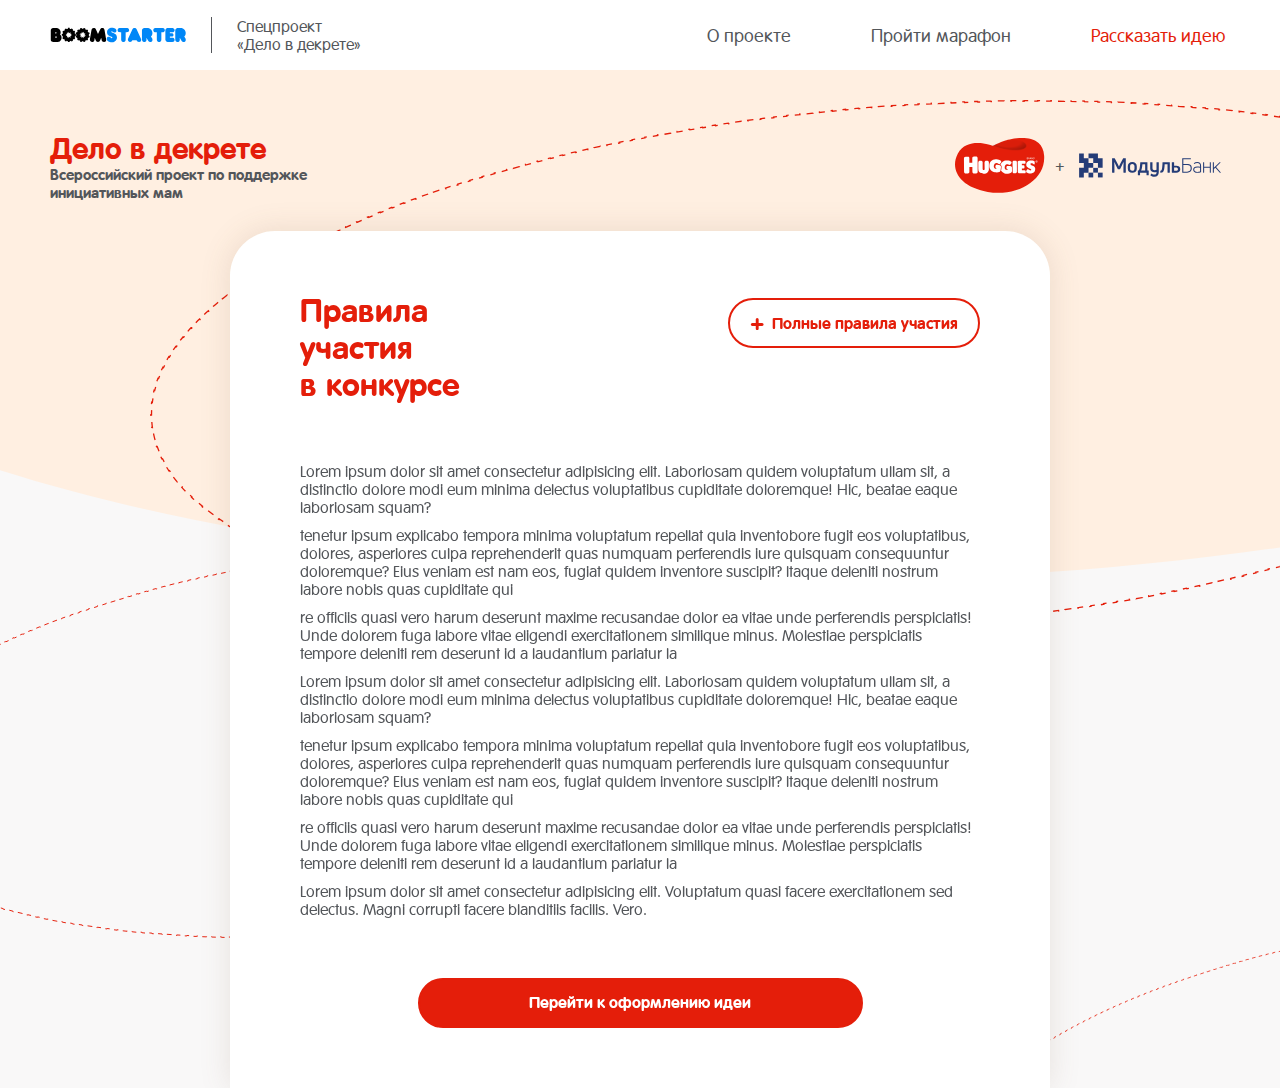
<file: rules.html>
<!DOCTYPE html>
<html lang="ru">

<head>
  <meta charset="UTF-8">
  <meta name="viewport" content="width=device-width, initial-scale=1.0">
  <link rel="stylesheet" href="css/style.min.css">
  <title>Huggies</title>
</head>

<body>
  <header class="header">
    <div class="wrap-fluid">
      <div class="logo">
        <img src="img/boomstarter-logo.svg" alt="BOOMSTARTER">
        <span>Спецпроект <br> &laquo;Дело в&nbsp;декрете&raquo;</span>
      </div>
      <nav class="nav">
        <a href="#"> О проекте</a>
        <a href="#"> Пройти марафон</a>
        <a href="#" class="primary">Рассказать идею</a>
      </nav>
    </div>
  </header>
  <main class="main main_register">
    <section class="rules">
      <img src="img/hero/hero-bg.svg" alt="" class="rules-bg-1">
      <img src="img/rules/rules-bg-1.svg" alt="" class="rules-bg-2">
      <img src="img/rules/rules-bg-2.svg" alt="" class="rules-bg-3">
      <img src="img/rules/rules-bg-3.svg" alt="" class="rules-bg-4">
      <div class="wrap-fluid">
        <div class="info-name">
          <span>Дело в&nbsp;декрете</span>
          <span>Всероссийский проект по&nbsp;поддержке инициативных мам</span>
        </div>
        <div class="logo">
          <img src="img/huggies-logo.svg" alt="">
          <span>+</span>
          <img src="img/modulebank-logo.svg" alt="">
        </div>
      </div>
      <div class="rules-block">
        <div class="rules-block__head">
          <h2 class="rules-block__title"> Правила участия в&nbsp;конкурсе</h2>
          <a href="#" class="btn"><span>+</span>Полные правила участия </a>
        </div>
        <div class="rules-block__text">
          <p>
            Lorem ipsum dolor sit amet consectetur adipisicing elit. Laboriosam quidem voluptatum ullam sit, a
            distinctio dolore modi eum minima delectus voluptatibus cupiditate doloremque! Hic, beatae eaque laboriosam
            squam?
          </p>
          <p>
            tenetur ipsum explicabo tempora minima voluptatum repellat quia inventobore fugit eos voluptatibus, dolores,
            asperiores culpa reprehenderit quas numquam perferendis
            iure quisquam consequuntur doloremque? Eius veniam est nam eos, fugiat quidem inventore suscipit? Itaque
            deleniti nostrum labore nobis quas cupiditate qui
          </p>
          <p>
            re&nbsp;officiis quasi vero harum deserunt
            maxime recusandae dolor ea&nbsp;vitae unde perferendis perspiciatis! Unde dolorem fuga labore vitae eligendi
            exercitationem similique minus. Molestiae perspiciatis tempore deleniti rem deserunt
            id&nbsp;a&nbsp;laudantium
            pariatur la
          </p>
          <p>
            Lorem ipsum dolor sit amet consectetur adipisicing elit. Laboriosam quidem voluptatum ullam sit, a
            distinctio dolore modi eum minima delectus voluptatibus cupiditate doloremque! Hic, beatae eaque laboriosam
            squam?
          </p>
          <p>
            tenetur ipsum explicabo tempora minima voluptatum repellat quia inventobore fugit eos voluptatibus, dolores,
            asperiores culpa reprehenderit quas numquam perferendis
            iure quisquam consequuntur doloremque? Eius veniam est nam eos, fugiat quidem inventore suscipit? Itaque
            deleniti nostrum labore nobis quas cupiditate qui
          </p>
          <p>
            re&nbsp;officiis quasi vero harum deserunt
            maxime recusandae dolor ea&nbsp;vitae unde perferendis perspiciatis! Unde dolorem fuga labore vitae eligendi
            exercitationem similique minus. Molestiae perspiciatis tempore deleniti rem deserunt
            id&nbsp;a&nbsp;laudantium
            pariatur la
          </p>
          <p>
            Lorem ipsum dolor sit amet consectetur adipisicing elit. Voluptatum quasi facere exercitationem sed
            delectus. Magni corrupti facere blanditiis facilis. Vero.
          </p>
        </div>
        <a href="#" class="btn btn-primary rules-block__btn">Перейти к&nbsp;оформлению идеи</a>
        <a href="#" class="rules-block__download">Полные правила участия</a>
      </div>
    </section>
  </main>
</body>

</html>
</file>
